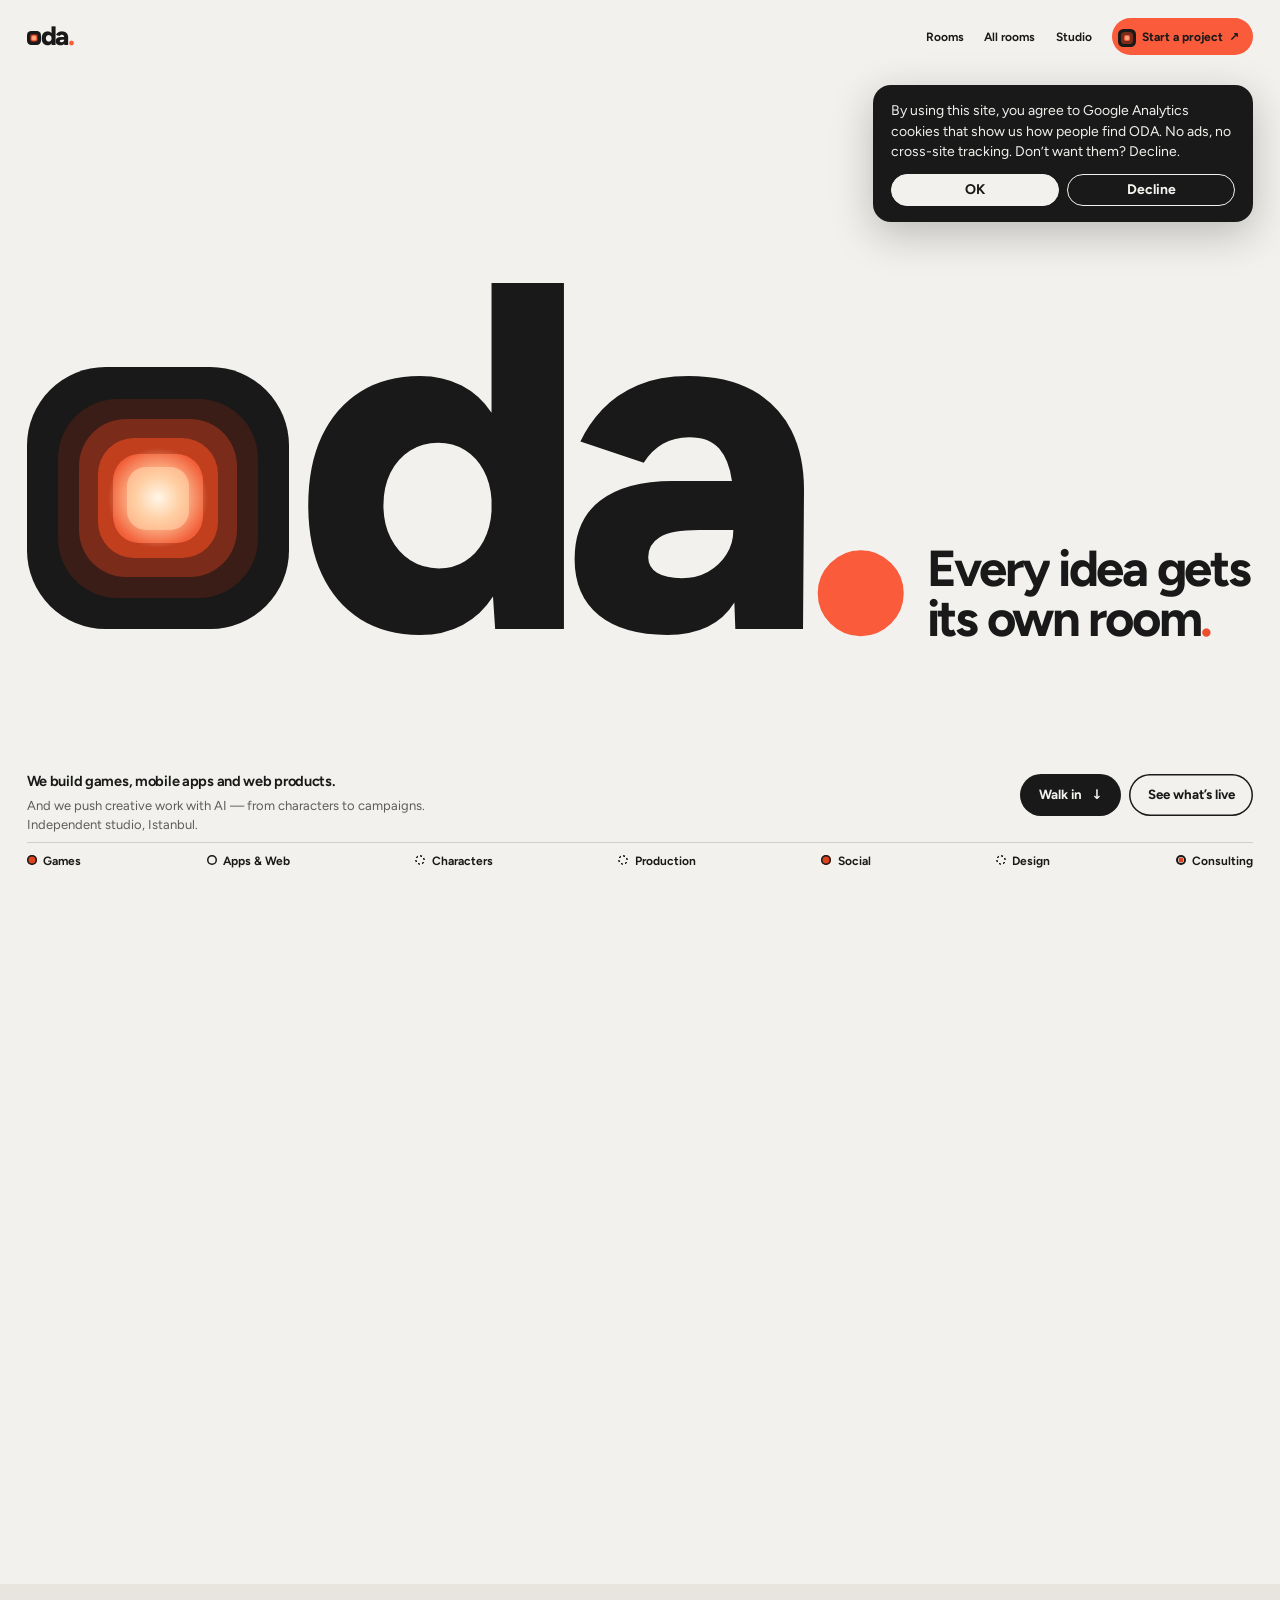
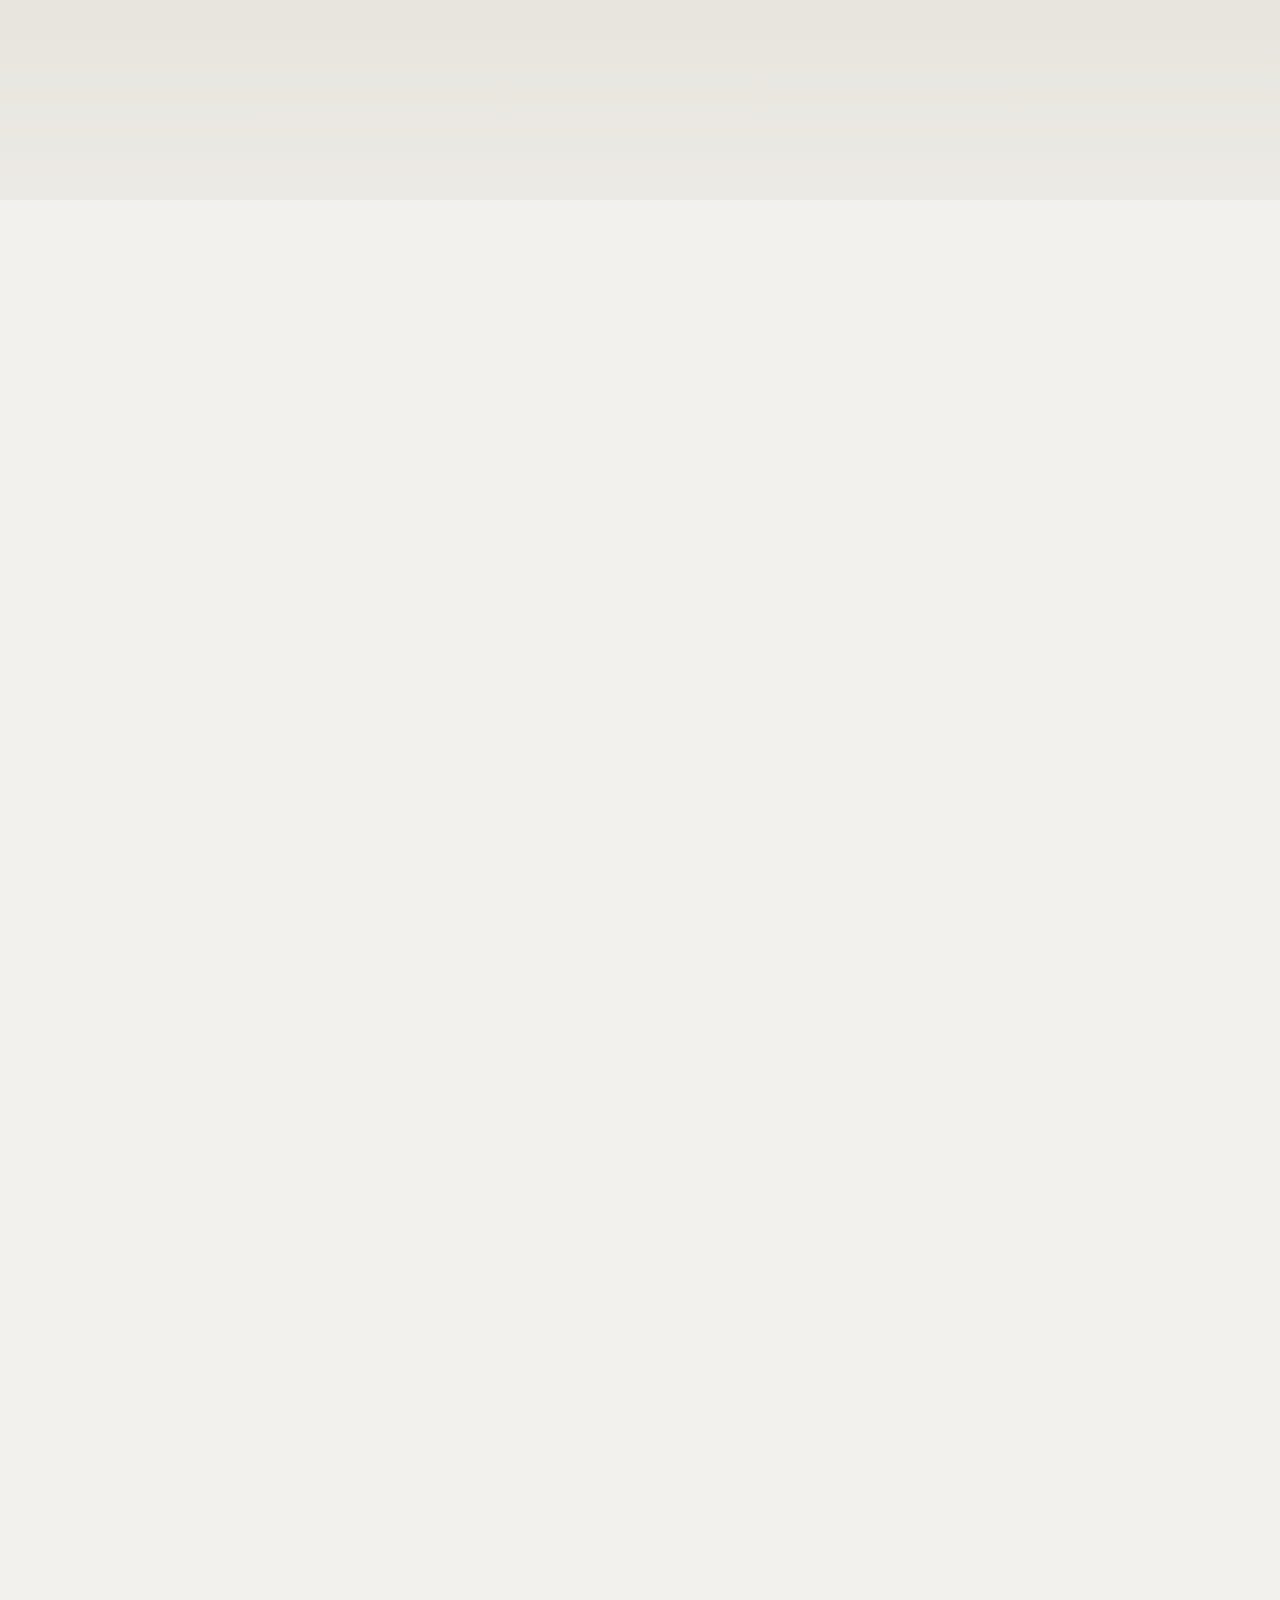
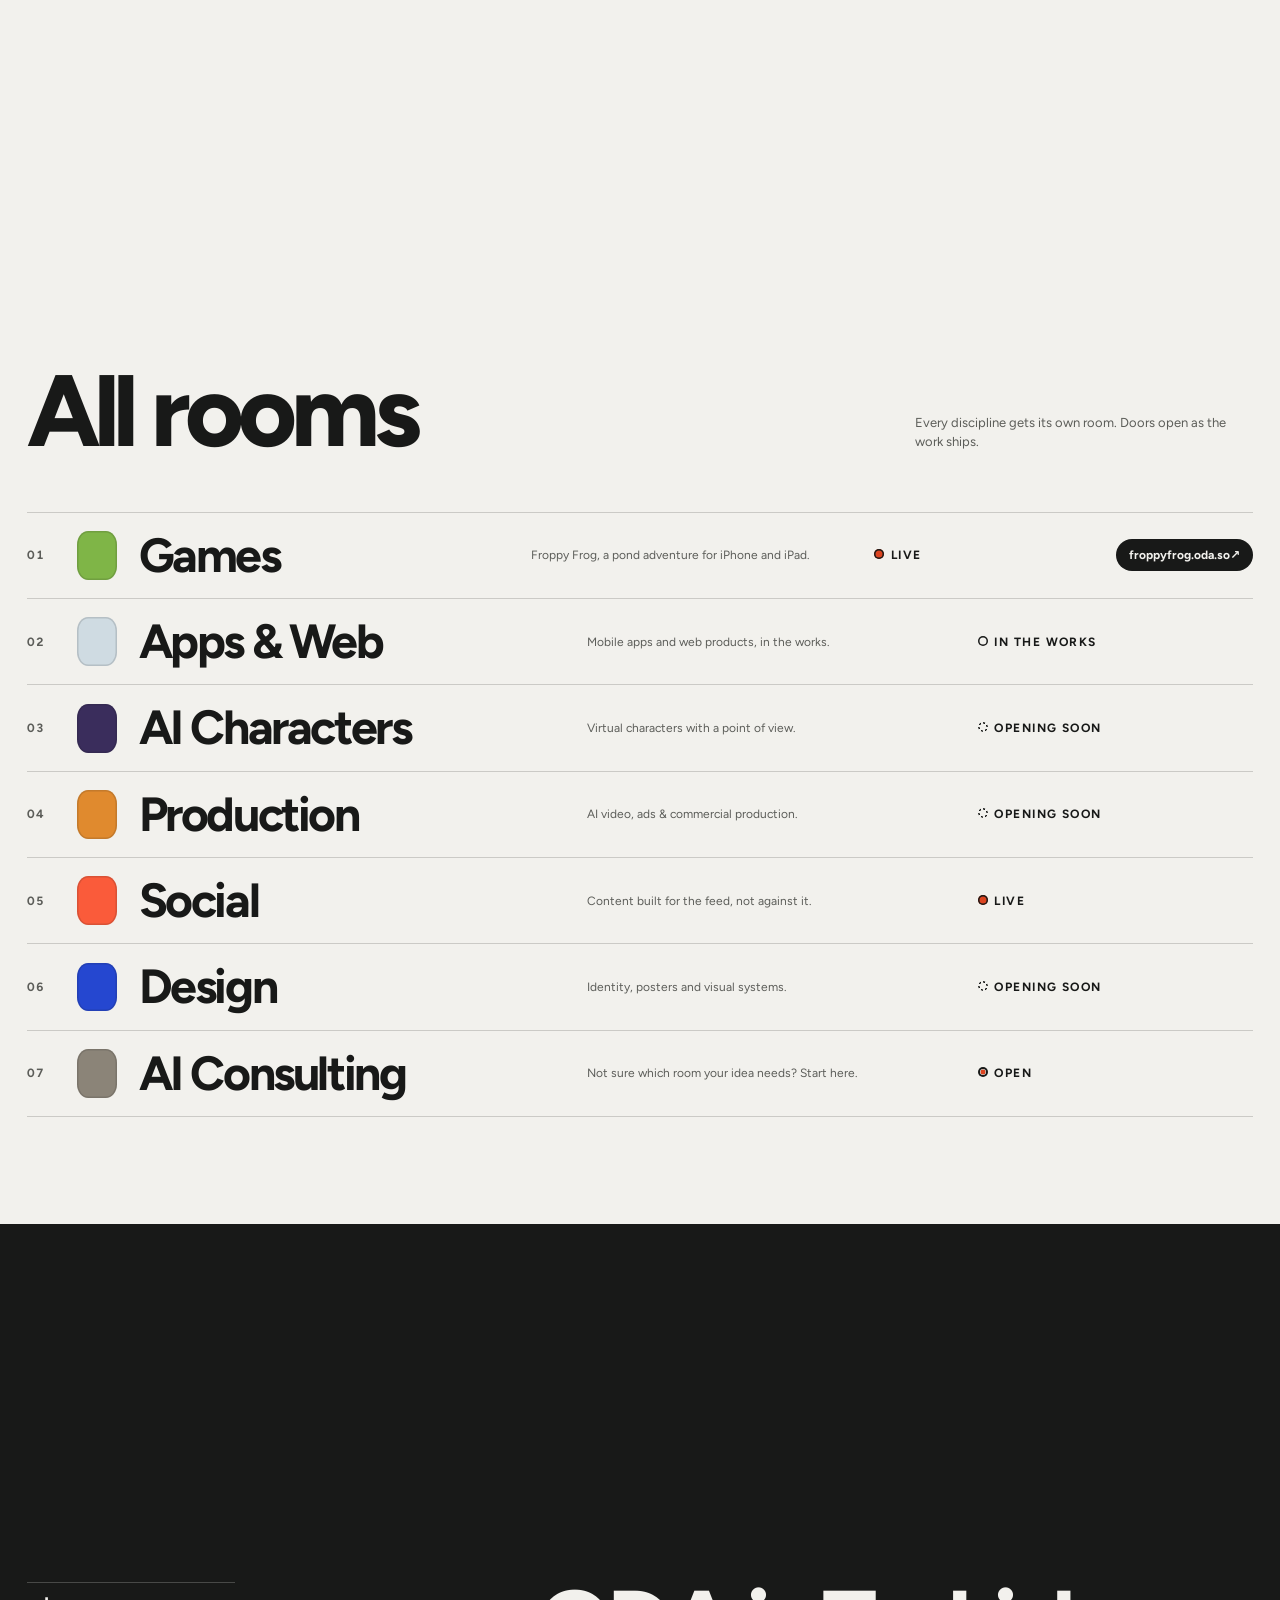
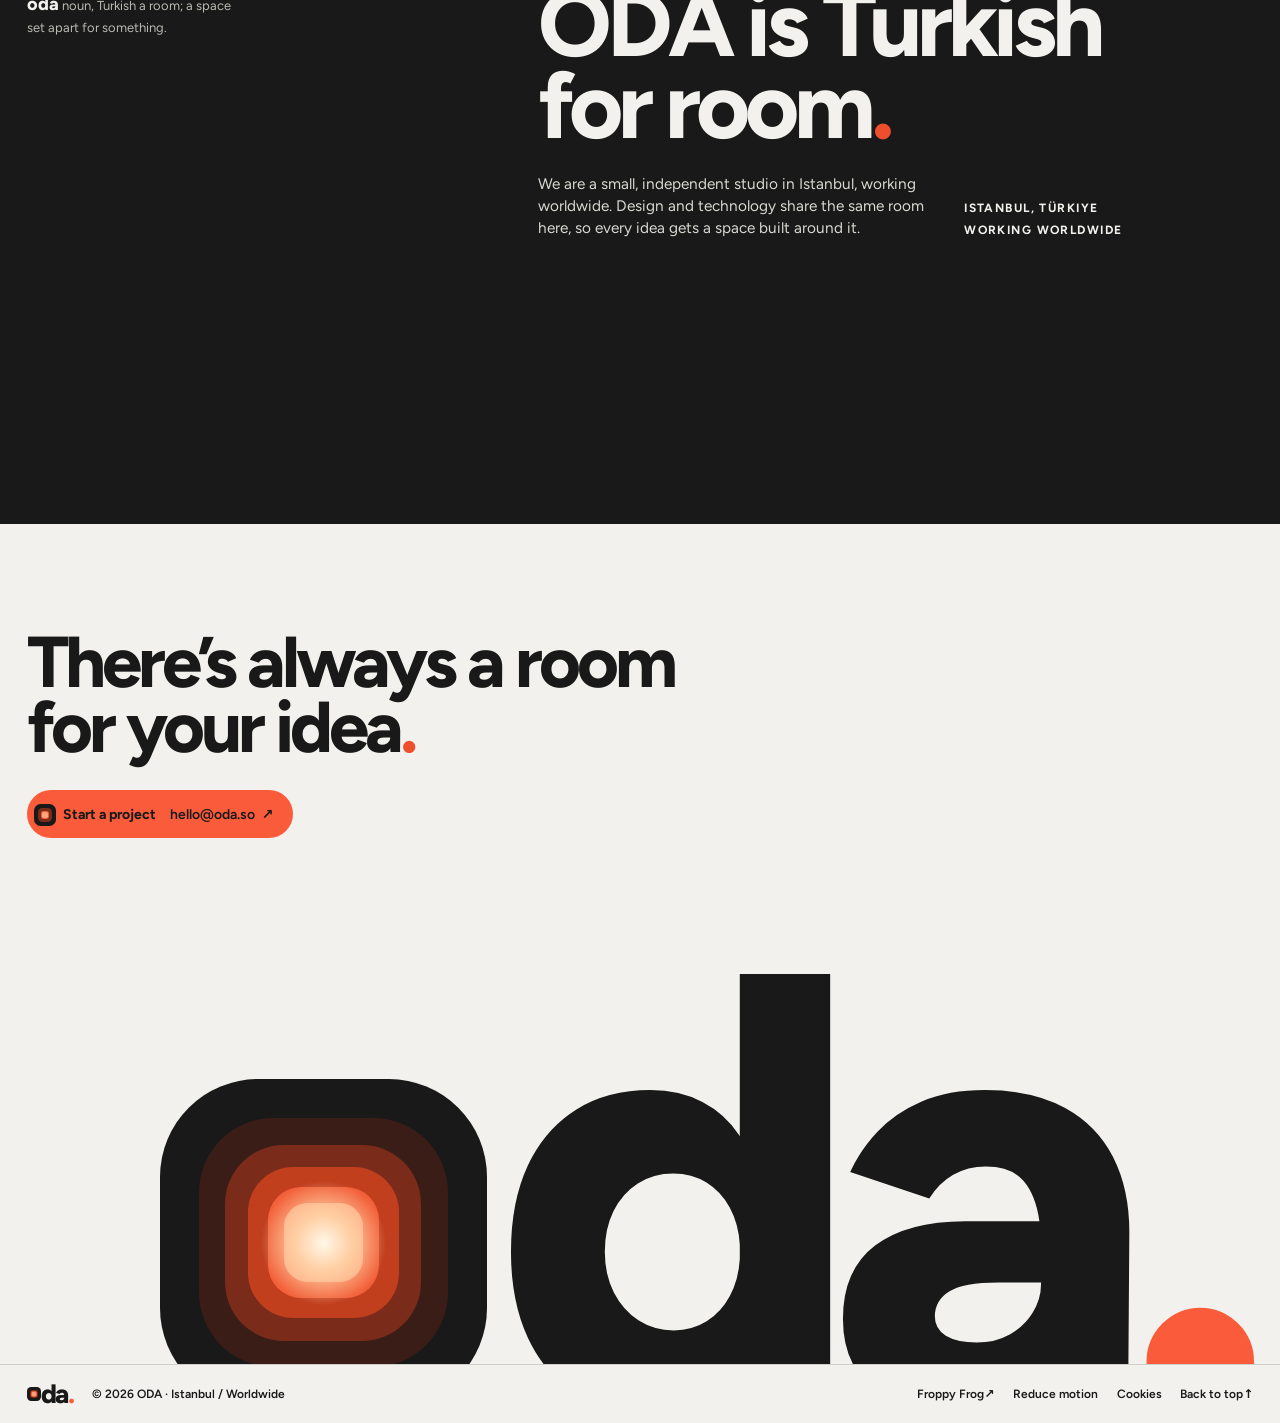
<file: index.html>
<!doctype html>
<html lang="en">
  <head>
    <meta charset="utf-8" />
    <meta name="viewport" content="width=device-width, initial-scale=1, viewport-fit=cover" />
    <script>window.dataLayer=window.dataLayer||[];function gtag(){dataLayer.push(arguments);}var odaC;try{odaC=localStorage.getItem('oda-consent')}catch(e){}if(odaC==='denied')window['ga-disable-G-FPZPVMTZCR']=true;gtag('consent','default',{ad_storage:'denied',ad_user_data:'denied',ad_personalization:'denied',analytics_storage:odaC==='denied'?'denied':'granted'});gtag('js',new Date());gtag('config','G-FPZPVMTZCR');</script>
    <script async src="https://www.googletagmanager.com/gtag/js?id=G-FPZPVMTZCR"></script>
    <title>ODA — Every idea gets its own room</title>
    <meta name="description" content="ODA is an independent studio in Istanbul building games, mobile apps and web products, and making creative work with AI." />
    <link rel="canonical" href="https://oda.so/" />
    <meta name="theme-color" content="#f2f1ed" />
    <meta property="og:type" content="website" />
    <meta property="og:site_name" content="ODA" />
    <meta property="og:title" content="ODA — Every idea gets its own room" />
    <meta property="og:description" content="ODA is an independent studio in Istanbul building games, mobile apps and web products, and making creative work with AI." />
    <meta property="og:url" content="https://oda.so/" />
    <link rel="icon" href="assets/oda-mark.svg" type="image/svg+xml" />
    <link rel="apple-touch-icon" href="assets/oda-mark-180.png" />
    <script>try{document.documentElement.className='js'+(localStorage.getItem('oda-rm')==='1'?' rmo':'')}catch(e){document.documentElement.className='js'}</script>
    <link rel="preload" href="assets/fonts/Figtree-Latin.woff2" as="font" type="font/woff2" crossorigin />
    <link rel="stylesheet" href="styles.css" />
    <script src="script.js" defer></script>
    <script type="application/ld+json">{"@context":"https://schema.org","@type":"Organization","name":"ODA","url":"https://oda.so/","logo":"https://oda.so/assets/oda-mark-180.png","address":{"@type":"PostalAddress","addressLocality":"Istanbul","addressCountry":"TR"}}</script>
  </head>
  <body>
    <a class="skip" href="#main">Skip to content</a>

    <!-- The doorway mark (.door-o) is the single brand component: header, hero, CTA, closing and footer. assets/oda-mark.svg is its favicon rendering. -->
    <header class="hdr">
      <a class="mark" href="#top" aria-label="ODA home"><span class="door-o sm" aria-hidden="true"><i></i><i></i><i></i><i></i><i></i><i></i><b></b></span><span aria-hidden="true">da<span class="dot">.</span></span></a>
      <nav class="hdr-nav" aria-label="Primary"><a href="#rooms">Rooms</a><a href="#index">All rooms</a><a href="#studio">Studio</a></nav>
      <a class="cta" href="mailto:hello@oda.so"><span class="door-o sm" aria-hidden="true"><i></i><i></i><i></i><i></i><i></i><i></i><b></b></span><span class="cta-l">Start<span class="cta-x"> a project</span></span><span class="cta-h" aria-hidden="true">hello@oda.so</span><span class="cta-a" aria-hidden="true">↗</span></a>
      <button class="burger" type="button" aria-expanded="false" aria-controls="menu" aria-label="Open menu"><i aria-hidden="true"></i><i aria-hidden="true"></i></button>
    </header>

    <!-- Directory views (menu, room navigator, hero strip, All rooms) are filled from the ROOM blocks by script.js. -->
    <div class="menu" id="menu" inert>
      <nav aria-label="Menu">
        <a class="cta cta-lg" href="mailto:hello@oda.so" data-fit><span class="door-o sm" aria-hidden="true"><i></i><i></i><i></i><i></i><i></i><i></i><b></b></span><span class="cta-l">Start a project</span><span class="cta-h" aria-hidden="true">hello@oda.so</span><span class="cta-a" aria-hidden="true">↗</span></a>
        <ol class="dir dir-menu" data-dir="menu" data-fit></ol>
        <p class="menu-links" data-fit><a href="#index">All rooms</a><a href="#studio">Studio</a></p>
      </nav>
    </div>
    <nav class="dock" aria-label="Rooms"><ol class="dir dir-dock" data-dir="dock"></ol></nav>

    <main id="main">
      <!-- S0 THRESHOLD -->
      <section class="hero" id="top" aria-labelledby="hero-h">
        <!-- Lockup: wordmark plus headline. The headline spans the coral dot's height and sits 0.3 dot diameters right of it; the lockup takes what the copy below leaves. -->
        <div class="lockup">
          <div class="hm-od" aria-hidden="true" data-fit><span class="door-o" aria-hidden="true"><i></i><i></i><i></i><i></i><i></i><i></i><b></b></span>d</div>
          <div class="hm-a" aria-hidden="true" data-fit>a<span class="dot">.</span></div>
          <h1 id="hero-h" data-fit><span class="ln"><span class="w"><span style="--k:0">Every</span></span> <span class="w"><span style="--k:1">idea</span></span> <span class="w"><span style="--k:2">gets</span></span></span> <span class="ln"><span class="w"><span style="--k:3">its</span></span> <span class="w"><span style="--k:4">own</span></span> <span class="w"><span style="--k:5">room</span><span class="c">.</span></span></span></h1>
        </div>
        <div class="hero-side">
          <div class="sub" data-fit><p class="sub-1">We build games, mobile apps and web products.</p><p class="sub-2">And we push creative work with AI — from characters to campaigns. <span>Independent studio, Istanbul.</span></p></div>
          <p class="ctas" data-fit><a class="btn btn-ink" href="#rooms">Walk in <span aria-hidden="true">↓</span></a><a class="btn btn-line" href="#room-games">See what’s live</a></p>
        </div>
        <nav class="strip" aria-label="Room directory" data-fit><ol class="dir dir-strip" data-dir="strip"></ol></nav>
      </section>

      <!-- S1 THE CORRIDOR -->
      <section class="corridor" id="rooms" aria-label="The rooms">
        <!-- Rest points: each room's dwell (lobby door .54 + room index + .18 segments); proximity snapping only. -->
        <i class="snap" style="--p:0.72"></i><i class="snap" style="--p:1.72"></i><i class="snap" style="--p:2.72"></i><i class="snap" style="--p:3.72"></i><i class="snap" style="--p:4.72"></i><i class="snap" style="--p:5.72"></i><i class="snap" style="--p:6.72"></i>
        <div class="stage">
          <div class="lobby" aria-hidden="true" data-theme="light"><div class="room-back"><div class="ly lobby-wall" data-d="1"><i></i></div></div></div>
          <i class="ref ref-lobby" aria-hidden="true"><b></b></i><i class="ref ref-aa aa" aria-hidden="true"><b></b></i>
          <!-- The door between rooms: script.js redraws these paths from scroll (frame, leaf, light), nothing is scaled. -->
          <svg class="portal" aria-hidden="true" focusable="false"><defs><linearGradient id="dh" x2="1"><stop offset="0" stop-color="#000" stop-opacity=".55"/><stop offset="1" stop-color="#000" stop-opacity=".12"/></linearGradient><linearGradient id="ds" x2="0" y2="1"><stop offset="0" stop-color="#ffd3a6" stop-opacity=".9"/><stop offset=".6" stop-color="#fa5b3a" stop-opacity=".2"/><stop offset="1" stop-color="#fa5b3a" stop-opacity="0"/></linearGradient><radialGradient id="dg" cy=".62" r=".6"><stop offset="0" stop-color="#fff7e8"/><stop offset=".45" stop-color="#ffb489"/><stop offset="1" stop-color="#fa5b3a" stop-opacity="0"/></radialGradient></defs><path class="fl"/><path class="sp"/><path class="gl"/><path class="jb" id="jb" fill-rule="evenodd"/><path class="lf"/><path class="sh"/><use href="#jb"/><path class="pn"/><path class="kn"/></svg>

          <!-- ═════════════════════════════════════════════════════════════════════
               ROOM BLOCKS. One <article data-room> per room, in corridor order.
               To add a room or open one: edit only its block.
               data-status   live | wip | soon | open   (badges, doors, directory dots; open = available now as a service)
               data-num / data-name / data-short / data-line   directory text
               data-href / data-href-label   optional live link (shown in the directory)
               data-theme    light | dark
               style         --bg       room background            --ink    headings and body text
                             --ink-2    secondary text (>=4.5:1)    --live   live-dot fill (>=3:1 on --bg)
                             --line     dividers and chip outlines  --door   door frame   --sw   directory swatch
                             --hdr-bg --hdr-ink   header backdrop and ink over this room
                             --nav-ink --nav-bg --nav-lv   room navigator ink, backdrop (hover tooltip, reduced-motion scrim) and live
                                        fill where the bottom-left differs from the header area (default: --hdr-ink, --hdr-bg, --live)
                             --nav-sc   navigator scrim opacity in --nav-bg where art passes under it (default 0)
                             --cta-bg --cta-ink   Start a project pill over this room
                             --cut      no-JS phone split between copy and art (default 48%)
                             --ax       art area start in 1920 units; the copy column ends one gap before it (default 960)
                             --as       art-only shift in 1920 units, copy column unchanged (default 0)
                             Status rings use the text colour, so every marker meets 3:1 wherever its text meets 4.5:1.
               Art lives in .aa boxes (the art area), copy in .room-copy (the copy area).
               A new room without its own art class still gets a lit, empty room.
               ═════════════════════════════════════════════════════════════════════ -->

          <!-- ROOM 01 · GAMES · Froppy Frog ─────────────────────────────────────── -->
          <article class="room r-games" id="room-games" data-room data-status="live" data-theme="light" data-num="01" data-name="Games" data-short="Games" data-line="Froppy Frog, a pond adventure for iPhone and iPad." data-href="https://froppyfrog.oda.so/" data-href-label="froppyfrog.oda.so" style="--bg:#c3d4cc;--ink:#0c2620;--ink-2:#0c2620;--live:#0c2620;--line:#173b3459;--door:#173b34;--sw:#7fb547;--hdr-bg:#8ea9a4;--hdr-ink:#0c2620;--nav-ink:#eef3ea;--nav-bg:#0c2620;--nav-lv:#c8f063;--nav-sc:.8;--cta-bg:#c8f063;--cta-ink:#0c2620;--cut:50%" aria-labelledby="games-h">
            <div class="room-back">
              <div class="ly g-world" data-d="1" data-py="1"><i class="g-sun"></i><svg class="g-hills" viewBox="0 0 1600 360" preserveAspectRatio="none" aria-hidden="true"><path fill="#9ab68b" d="M0 196C170 146 318 170 474 138C640 104 770 168 934 150C1112 130 1262 88 1424 118C1508 133 1566 146 1600 154V360H0Z" /><path fill="#749a6c" d="M0 256C164 214 306 246 466 222C646 194 786 246 964 230C1146 214 1304 186 1600 218V360H0Z" /></svg><i class="rip" style="--x:14%;--y:79%;--dl:-1s"></i><i class="rip" style="--x:48%;--y:74%;--dl:-2.4s"></i><i class="rip" style="--x:79%;--y:86%;--dl:-.4s"></i><i class="rip" style="--x:33%;--y:91%;--dl:-3.2s"></i><i class="pad" style="--x:4%;--y:78%;--w:9em"></i><i class="pad" style="--x:56%;--y:86%;--w:11em"></i><i class="pad" style="--x:88%;--y:80%;--w:8em"></i></div>
            </div>
            <div class="room-front">
              <div class="ly" data-d=".82" data-py="3" data-x="-30" data-y="12"><div class="aa"><div class="g-hop" data-ob data-fit><i class="pad"></i><img src="assets/work/froppy/hoppy-512.webp" srcset="assets/work/froppy/hoppy-320.webp 320w, assets/work/froppy/hoppy-512.webp 512w" sizes="(orientation: portrait) 46vw, 24vw" width="512" height="512" alt="Froppy, a green frog in a red bandana" decoding="async" /></div></div></div>
              <i class="g-rain" aria-hidden="true"></i>
              <div class="ly" data-d=".9" data-py="2" data-x="40"><div class="aa"><figure class="g-phone" data-ob data-fit><img src="assets/work/froppy/froppy-map-720.webp" srcset="assets/work/froppy/froppy-map-360.webp 360w, assets/work/froppy/froppy-map-720.webp 720w" sizes="(orientation: portrait) 40vw, 26vw" width="720" height="1566" alt="Froppy Frog adventure map: Level 222 on the Lotus Garden course" decoding="async" /><figcaption data-fit>Real in-game screen</figcaption></figure></div></div>
            </div>
            <div class="room-copy">
              <div class="tag" data-fit><span class="tag-n">01</span><h2 id="games-h" class="room-h">Games</h2><span class="badge"></span></div>
              <h3 class="g-title" data-fit>Froppy Frog</h3>
              <p class="lede" data-fit>A little frog. A very big dream.</p>
              <p data-fit>Hop across changing ponds on iPhone and iPad.</p>
              <p class="room-cta" data-fit><a class="btn btn-ink" href="https://froppyfrog.oda.so/" target="_blank" rel="noopener">Visit froppyfrog.oda.so <span aria-hidden="true">↗</span><span class="vh"> (opens in a new tab)</span></a></p>
            </div>
          </article>

          <!-- ROOM 02 · APPS & WEB · in the works ─────────────────────────────────────── -->
          <article class="room r-apps" id="room-apps" data-room data-status="wip" data-theme="light" data-num="02" data-name="Apps &amp; Web" data-short="Apps &amp; Web" data-line="Mobile apps and web products, in the works." style="--bg:#eceff0;--ink:#15202c;--ink-2:#15202c;--live:#dc4420;--line:#15202c40;--door:#15202c;--sw:#cfdbe2;--hdr-ink:#15202c;--cta-bg:#15202c;--cta-ink:#eceff0;--cut:46%" aria-labelledby="apps-h">
            <div class="room-back">
              <div class="ly a-paper" data-d="1"><i class="a-minor"></i><i class="a-major"></i></div>
            </div>
            <div class="room-front">
              <div class="ly" data-d=".92" data-py="2" data-x="34" aria-hidden="true"><div class="aa"><div class="a-slots" data-slots data-ob data-fit></div></div></div>
            </div>
            <div class="room-copy">
              <p class="tag" data-fit><span class="tag-n">02</span><span class="badge"></span></p>
              <h2 id="apps-h" class="room-h" data-fit>Apps &amp; Web</h2>
              <!-- The project count is this one value (data-apps); the drawn slots follow it. -->
              <p class="lede" data-fit><b class="apps-n" data-apps="3"></b> projects on the go. Names under wraps.</p>
              <p class="note" data-fit>Each one gets its own door when it is ready to open.</p>
            </div>
          </article>

          <!-- ROOM 03 · AI CHARACTERS · opening soon ────────────────────────────── -->
          <article class="room r-chars" id="room-characters" data-room data-status="soon" data-theme="dark" data-num="03" data-name="AI Characters" data-short="Characters" data-line="Virtual characters with a point of view." style="--bg:#151022;--ink:#ece7f7;--ink-2:#cfc6ea;--live:#b9a8f0;--line:#ece7f740;--door:#2c2244;--sw:#3a2d5c;--hdr-ink:#ece7f7;--cta-bg:#b9a8f0;--cta-ink:#151022;--cut:46%" aria-labelledby="chars-h">
            <div class="room-back">
              <div class="ly c-void" data-d="1"><i class="c-floor"></i></div>
            </div>
            <div class="room-front">
              <div class="ly" data-d=".92" data-py="2" data-x="36" aria-hidden="true"><div class="aa"><div class="c-frame" data-ob data-fit><i class="c-band" style="--i:0;--dx:-74"><b></b></i><i class="c-band" style="--i:1;--dx:52"><b></b></i><i class="c-band" style="--i:2;--dx:-36"><b></b></i><i class="c-band" style="--i:3;--dx:88"><b></b></i><i class="c-band" style="--i:4;--dx:-58"><b></b></i><i class="c-band" style="--i:5;--dx:30"><b></b></i><i class="c-band" style="--i:6;--dx:-90"><b></b></i><i class="c-band" style="--i:7;--dx:64"><b></b></i><i class="c-scan"></i></div></div></div>
            </div>
            <div class="room-copy">
              <p class="tag" data-fit><span class="tag-n">03</span><span class="badge"></span></p>
              <h2 id="chars-h" class="room-h" data-fit>AI Characters</h2>
              <p class="lede" data-fit>Virtual characters with a point of view.</p>
              <p class="note" data-fit>The portrait stays empty until the first character is ready to meet you.</p>
            </div>
          </article>

          <!-- ROOM 04 · PRODUCTION · opening soon ───────────────────────────────── -->
          <article class="room r-prod" id="room-production" data-room data-status="soon" data-theme="dark" data-num="04" data-name="Production" data-short="Production" data-line="AI video, ads &amp; commercial production." style="--as:30;--bg:#170d07;--ink:#f6e6d1;--ink-2:#ead2b4;--live:#f0a64a;--line:#f6e6d166;--door:#3b2414;--sw:#e08a2e;--hdr-ink:#f6e6d1;--cta-bg:#f0a64a;--cta-ink:#170d07;--cut:52%" aria-labelledby="prod-h">
            <div class="room-back">
              <div class="ly p-dark" data-d="1"><div class="aa"><div class="f-strip"><i></i><i></i><i></i><i></i><i></i><i></i></div></div></div>
            </div>
            <div class="room-front">
              <div class="ly" data-d=".9" data-py="2" data-x="30" aria-hidden="true"><div class="aa"><div class="p-slate" data-ob data-fit><i class="p-clap"></i><p><span>Prod.</span>ODA</p><p><span>Scene</span><b class="odo" data-odo="s"><i><b>0123456789</b></i><i><b>0123456789</b></i></b><span>Take</span><b class="odo" data-odo="t"><i><b>0123456789</b></i></b></p></div><div class="p-view" data-ob data-fit><i style="--sx:-1;--sy:-1;--r:0deg"></i><i style="--sx:1;--sy:-1;--r:90deg"></i><i style="--sx:1;--sy:1;--r:180deg"></i><i style="--sx:-1;--sy:1;--r:270deg"></i><b class="p-ar" data-ar>16:9</b></div><div class="p-time" data-ob data-fit><i class="p-trk"><b style="--l:4;--w:30"></b><b style="--l:38;--w:22"></b><b style="--l:64;--w:30"></b></i><i class="p-trk" style="--c:#7a3b1a"><b style="--l:14;--w:40"></b><b style="--l:58;--w:16"></b></i><i class="p-trk" style="--c:#f6e6d14d"><b style="--l:2;--w:58"></b><b style="--l:64;--w:34"></b></i><i class="p-head"></i></div></div></div>
              <i class="f-leak" aria-hidden="true"></i>
            </div>
            <div class="room-copy">
              <p class="tag" data-fit><span class="tag-n">04</span><span class="badge"></span></p>
              <h2 id="prod-h" class="room-h" data-fit>Production</h2>
              <p class="lede" data-fit>AI video, ads &amp; commercial production.</p>
              <p class="note" data-fit>From prompt to final cut — AI video, ads, commercial shoots and content at scale.</p>
              <ul class="caps" data-fit><li>AI video</li><li>Ad creative</li><li>Commercial film</li><li>Shoots</li><li>Key visuals</li><li>Content at scale</li></ul>
            </div>
          </article>

          <!-- ROOM 05 · SOCIAL · live ───────────────────────────────────── -->
          <article class="room r-social" id="room-social" data-room data-status="live" data-theme="light" data-num="05" data-name="Social" data-short="Social" data-line="Content built for the feed, not against it." style="--bg:#fa5b3a;--ink:#181918;--ink-2:#181918;--live:#fff;--line:#18191866;--door:#181918;--sw:#fa5b3a;--hdr-ink:#181918;--cta-bg:#181918;--cta-ink:#fff3ea;--cut:54%" aria-labelledby="social-h">
            <div class="room-back">
              <div class="ly s-ground" data-d="1"><i></i></div>
            </div>
            <div class="room-front">
              <div class="ly" data-d=".9" data-x="44" aria-hidden="true"><div class="aa s-feed" data-fit><div class="s-col" style="--r:1;--o:6" data-ob><i class="s-fr s-cream">hook</i><i class="s-fr s-ink">loop</i><i class="s-fr s-deep">story</i><i class="s-fr s-peach">hook</i></div><div class="s-col" style="--r:1.5;--o:-26" data-ob><i class="s-fr s-ink">story</i><i class="s-fr s-peach">hook</i><i class="s-fr s-cream">loop</i><i class="s-fr s-deep">story</i></div><div class="s-col" style="--r:.7;--o:16" data-ob><i class="s-fr s-deep">loop</i><i class="s-fr s-cream">story</i><i class="s-fr s-ink">hook</i><i class="s-fr s-peach">loop</i></div></div></div>
            </div>
            <div class="room-copy">
              <p class="tag" data-fit><span class="tag-n">05</span><span class="badge"></span></p>
              <h2 id="social-h" class="room-h" data-fit>Social</h2>
              <p class="lede" data-fit>Content built for the feed, not against it.</p>
              <p class="note" data-fit>We run channels end to end — concept, production, posting and growth.</p>
              <!-- Stats render from data-value only. An empty data-value renders nothing: add a verified number here, never an estimate. -->
              <div class="stats" data-fit>
                <div class="stat" data-stat="views-yalla" data-value="4000000" data-label="views" data-caption="on @yalla.mubarak"></div>
                <div class="stat" data-stat="accounts" data-value="" data-label="accounts managed"></div>
                <div class="stat" data-stat="followers" data-value="" data-label="followers across accounts"></div>
                <div class="stat" data-stat="views-total" data-value="" data-label="views across accounts"></div>
              </div>
            </div>
          </article>

          <!-- ROOM 06 · DESIGN · opening soon ───────────────────────────────────── -->
          <article class="room r-design" id="room-design" data-room data-status="soon" data-theme="light" data-num="06" data-name="Design" data-short="Design" data-line="Identity, posters and visual systems." style="--bg:#f1ece2;--ink:#191919;--ink-2:#191919;--live:#dc4420;--line:#19191940;--door:#191919;--sw:#2547d0;--hdr-ink:#191919;--cta-bg:#fa5b3a;--cta-ink:#181918;--cut:46%" aria-labelledby="design-h">
            <div class="room-back">
              <div class="ly d-paper" data-d="1"><div class="aa"><i class="reg"></i><i class="reg"></i><i class="reg"></i><i class="reg"></i></div></div>
            </div>
            <div class="room-front">
              <div class="ly" data-d=".9" data-py="2" data-x="30" aria-hidden="true"><div class="aa"><i class="d-circle"></i><span class="d-type" data-ob data-fit>Design</span><div class="d-sw" data-ob data-fit><i style="--c:#181918;--sx:-180;--sy:-120;--sr:-24"></i><i style="--c:#fa5b3a;--sx:60;--sy:-210;--sr:18"></i><i style="--c:#2547d0;--sx:210;--sy:-90;--sr:-12"></i><i style="--c:#f4c430;--sx:-240;--sy:40;--sr:30"></i><i style="--c:#fffdf8;--sx:20;--sy:30;--sr:-40"></i><i style="--c:#2e8b57;--sx:230;--sy:60;--sr:22"></i><i style="--c:#f2a7b5;--sx:-150;--sy:220;--sr:-16"></i><i style="--c:#8cc7e8;--sx:40;--sy:250;--sr:34"></i><i style="--c:#fa5b3a;--sx:190;--sy:200;--sr:-28"></i></div></div></div>
            </div>
            <div class="room-copy">
              <p class="tag" data-fit><span class="tag-n">06</span><span class="badge"></span></p>
              <h2 id="design-h" class="room-h" data-fit>Design</h2>
              <p class="lede" data-fit>Identity, posters and visual systems.</p>
              <p class="note" data-fit>The grid is set. The wall is waiting.</p>
            </div>
          </article>
          <!-- ROOM 07 · AI CONSULTING · open, available now as a service. The thinking room: loose notes resolve into a map of the other rooms. -->
          <article class="room r-cons" id="room-consulting" data-room data-status="open" data-theme="light" data-num="07" data-name="AI Consulting" data-short="Consulting" data-line="Not sure which room your idea needs? Start here." style="--ax:1300;--bg:#e8e3d8;--ink:#23211d;--ink-2:#45413a;--live:#dc4420;--line:#23211d45;--door:#23211d;--sw:#8b8478;--hdr-ink:#23211d;--cta-bg:#fa5b3a;--cta-ink:#181918;--cut:60%" aria-labelledby="cons-h">
            <div class="room-back">
              <div class="ly k-paper" data-d="1"></div>
            </div>
            <div class="room-front">
              <div class="ly" data-d=".9" data-py="2" data-x="30" aria-hidden="true"><div class="aa"><svg class="k-map" data-ob data-fit viewBox="24 22 584 394" aria-hidden="true"><g class="k-sk" fill="none" stroke="#6f695f" stroke-width="2.4" stroke-linecap="round" stroke-linejoin="round"><path pathLength="1" d="M142 176c30-36 98-36 124 6 24 40 0 92-56 100-52 8-96-22-94-66 1-30 24-52 54-60"/><path pathLength="1" d="M36 64c8-10 16 8 24-2s14-10 22 0 14 6 22-4 12-8 20 0 12 6 18-2"/><path pathLength="1" d="M36 94c10-8 16 6 26-2s14-8 22 0 14 4 22-4 10-4 16 2"/><path pathLength="1" d="M36 124c8-8 16 6 24-2s16-6 22 2"/><path pathLength="1" d="M222 66c-2-18 28-22 32-4 3 14-16 18-16 34m0 14v1"/><path pathLength="1" d="M276 250c34 6 64-10 92-40m-24 2 26-4-2 26"/><path pathLength="1" d="M58 336l18-14 14 16 16-16 14 16 16-16"/><path pathLength="1" d="M110 300c30 14 74 14 106-4"/></g><g class="k-st" fill="none" stroke="#23211d" stroke-width="2" stroke-linecap="round"><circle pathLength="1" cx="190" cy="220" r="46"/><path pathLength="1" d="M236 220C322 220 330 54 410 54"/><path pathLength="1" d="M236 220C322 220 330 120 410 120"/><path pathLength="1" d="M236 220C322 220 330 186 410 186"/><path pathLength="1" d="M236 220C322 220 330 252 410 252"/><path pathLength="1" d="M236 220C322 220 330 318 410 318"/><path pathLength="1" d="M236 220C322 220 330 384 410 384"/></g><text class="k-idea" x="190" y="227" text-anchor="middle">idea</text><g class="k-d" style="--k:1"><rect x="410" y="34" width="40" height="40" rx="12" fill="#23211d"/><rect x="420" y="44" width="20" height="20" rx="6" fill="#7fb547"/><text class="k-lb" x="464" y="60">01 Games</text></g><g class="k-d" style="--k:2"><rect x="410" y="100" width="40" height="40" rx="12" fill="#23211d"/><rect x="420" y="110" width="20" height="20" rx="6" fill="#9fb7c6"/><text class="k-lb" x="464" y="126">02 Apps &amp; Web</text></g><g class="k-d" style="--k:3"><rect x="410" y="166" width="40" height="40" rx="12" fill="#23211d"/><rect x="420" y="176" width="20" height="20" rx="6" fill="#9b87e0"/><text class="k-lb" x="464" y="192">03 AI Characters</text></g><g class="k-d" style="--k:4"><rect x="410" y="232" width="40" height="40" rx="12" fill="#23211d"/><rect x="420" y="242" width="20" height="20" rx="6" fill="#e08a2e"/><text class="k-lb" x="464" y="258">04 Production</text></g><g class="k-d" style="--k:5"><rect x="410" y="298" width="40" height="40" rx="12" fill="#23211d"/><rect x="420" y="308" width="20" height="20" rx="6" fill="#fa5b3a"/><text class="k-lb" x="464" y="324">05 Social</text></g><g class="k-d" style="--k:6"><rect x="410" y="364" width="40" height="40" rx="12" fill="#23211d"/><rect x="420" y="374" width="20" height="20" rx="6" fill="#2547d0"/><text class="k-lb" x="464" y="390">06 Design</text></g></svg></div></div>
            </div>
            <div class="room-copy">
              <p class="tag" data-fit><span class="tag-n">07</span><span class="badge"></span></p>
              <h2 id="cons-h" class="room-h" data-fit>AI Consulting</h2>
              <p class="lede" data-fit>Not sure which room your idea needs? Start here.</p>
              <p class="note" data-fit>We help teams find where AI actually fits — then design and build it with you.</p>
              <ul class="caps" data-fit><li>AI strategy</li><li>Use-case discovery</li><li>Tool &amp; model selection</li><li>Workflow automation</li><li>Prototypes &amp; pilots</li><li>Team training</li></ul>
              <p class="room-cta" data-fit><a class="cta" href="mailto:hello@oda.so"><span class="door-o sm" aria-hidden="true"><i></i><i></i><i></i><i></i><i></i><i></i><b></b></span><span class="cta-l">Book a conversation</span><span class="cta-a" aria-hidden="true">↗</span></a></p>
            </div>
          </article>
          <!-- END ROOM BLOCKS -->
        </div>
      </section>

      <!-- S2 DIRECTORY -->
      <section class="index" id="index" aria-labelledby="index-h">
        <div class="index-head"><h2 id="index-h" data-fit>All rooms</h2><p data-fit>Every discipline gets its own room. Doors open as the work ships.</p></div>
        <ol class="index-list" data-dir="index"></ol>
      </section>

      <!-- S3 STUDIO -->
      <section class="studio" id="studio" aria-labelledby="studio-h">
        <p class="studio-def" data-fit><span lang="tr">oda</span> <em>noun, Turkish</em> a room; a space set apart for something.</p>
        <h2 id="studio-h" data-fit>ODA is Turkish for room<span class="c">.</span></h2>
        <div class="studio-body">
          <p data-fit>We are a small, independent studio in Istanbul, working worldwide. Design and technology share the same room here, so every idea gets a space built around it.</p>
          <p class="studio-loc" data-fit><span>Istanbul, Türkiye</span><span>Working worldwide</span></p>
        </div>
      </section>

      <!-- S4 CLOSING -->
      <section class="closing" id="contact" aria-labelledby="closing-h">
        <h2 id="closing-h" data-fit><span>There’s always a room</span> <span>for your idea<span class="c">.</span></span></h2>
        <p class="closing-cta" data-fit><a class="cta cta-lg" href="mailto:hello@oda.so"><span class="door-o sm" aria-hidden="true"><i></i><i></i><i></i><i></i><i></i><i></i><b></b></span><span class="cta-l">Start a project</span><span class="cta-h" aria-hidden="true">hello@oda.so</span><span class="cta-a" aria-hidden="true">↗</span></a></p>
        <div class="closing-mark" aria-hidden="true"><span class="cm" data-fit><span class="door-o"><i></i><i></i><i></i><i></i><i></i><i></i><b></b></span>da<span class="dot">.</span></span></div>
      </section>
    </main>

    <footer class="foot">
      <div class="foot-l" data-fit><a class="mark" href="#top" aria-label="ODA home"><span class="door-o sm" aria-hidden="true"><i></i><i></i><i></i><i></i><i></i><i></i><b></b></span><span aria-hidden="true">da<span class="dot">.</span></span></a><span>© 2026 ODA · Istanbul / Worldwide</span></div>
      <div class="foot-r" data-fit><a href="https://froppyfrog.oda.so/" target="_blank" rel="noopener">Froppy Frog <span aria-hidden="true">↗</span><span class="vh"> (opens in a new tab)</span></a><button class="rm" type="button" aria-pressed="false" data-rm>Reduce motion</button><button class="rm" type="button" data-consent-open>Cookies</button><a href="#top">Back to top <span aria-hidden="true">↑</span></a></div>
    </footer>
      <section class="consent" role="region" aria-label="Cookie consent" data-consent hidden>
      <p>By using this site, you agree to Google Analytics cookies that show us how people find ODA. No ads, no cross-site tracking. Don’t want them? Decline.</p>
      <div class="consent-b"><button type="button" data-consent-set="granted">OK</button><button type="button" data-consent-set="denied">Decline</button></div>
    </section>
    <script>(function(){var b=document.querySelector('[data-consent]');if(!b)return;function g(){try{return localStorage.getItem('oda-consent')}catch(e){return null}}function set(v){try{localStorage.setItem('oda-consent',v)}catch(e){}var off=v==='denied';window['ga-disable-G-FPZPVMTZCR']=off;if(window.gtag)gtag('consent','update',{analytics_storage:v});if(off)document.cookie.split(';').forEach(function(c){var n=c.split('=')[0].trim();if(/^_ga/.test(n))['','.oda.so','oda.so'].forEach(function(d){document.cookie=n+'=;Max-Age=0;path=/'+(d?';domain='+d:'')})});b.hidden=true}if(!g())b.hidden=false;b.addEventListener('click',function(e){var t=e.target.closest('[data-consent-set]');if(t)set(t.getAttribute('data-consent-set'))});var o=document.querySelector('[data-consent-open]');if(o)o.addEventListener('click',function(){b.hidden=false;var f=b.querySelector('button');if(f)f.focus()})})();</script>
  </body>
</html>
</file>
<file: styles.css>
/* ODA house of rooms. Master 1920x1080: x scales with --ux, y with --uy, type/art with --u (1rem = 16 master px, up to 1.13x --uy from 600px tall). Portrait phones: the only layout switch. Room tokens: index.html. */
@font-face{font-family:Figtree;src:url(assets/fonts/Figtree-Latin.woff2) format("woff2");font-weight:300 900;font-display:swap}
@font-face{font-family:"Bagel Fat One";src:url(assets/fonts/BagelFatOne-Latin.woff2) format("woff2");font-display:swap}
:root{--ink:#181918;--paper:#f2f1ed;--coral:#fa5b3a;--muted:#5c5d59;--live:#dc4420;--focus:#c93a1a;--z:cubic-bezier(.22,1,.36,1);--ux:calc(var(--vw,100vw)/1920);--uy:calc(100svh/1080);--u:min(var(--ux),max(var(--uy),min(var(--uy)*1.13,var(--uy)*1.78 - .3611px)));--g:clamp(16px,var(--ux)*40,64px);--hd:max(48px,var(--uy)*88);--hf:max(16px,var(--uy)*48);--ih:max(var(--hit),3.25rem);--fg:max(5px,1.1rem);--tt:max(var(--hd) + var(--hf) + var(--ih) + var(--fg) + .77rem + 2px,var(--uy)*300);--off:calc(8.2rem + var(--ux)*96);--nh:24px;--gap:max(24px,var(--ux)*40);--bot:0px;--hit:32px;--h-ink:#181918;--h-bg:#f2f1ed;--h-acc:#fa5b3a;--h-acc-ink:#181918;--h-lv:#dc4420;font-size:calc(var(--u)*16);line-height:1.5;color:var(--ink);background:var(--paper);font-family:Figtree,system-ui,sans-serif;font-synthesis:none;-webkit-text-size-adjust:100%}
@media (pointer:coarse){:root{--hit:44px}}
*,*:before,*:after{box-sizing:border-box}
body{margin:0;background:var(--paper);overflow-x:hidden;overflow-x:clip;font-size:max(13px,1.125rem)}
img{display:block;max-width:100%;height:auto}
a{color:inherit;text-underline-offset:.22em}
button{font:inherit;color:inherit}
h1,h2,h3,p,ol,ul,figure{margin:0}
ol,ul{list-style:none;padding:0}
:focus-visible{outline:3px solid var(--focus);outline-offset:3px;border-radius:6px}
.vh{position:absolute!important;width:1px;height:1px;overflow:hidden;clip-path:inset(50%);white-space:nowrap}
span.dot{color:var(--coral)}.c{color:#ee4e2c}
.skip{position:fixed;z-index:99;left:12px;top:12px;padding:12px 16px;border-radius:12px;background:var(--ink);color:var(--paper);transform:translateY(-160%)}
.skip:focus{transform:none}
.door-o{position:relative;display:inline-block;width:.53em;height:.53em;margin:0 .012em -.012em 0;flex:none}
.door-o :is(i,b){position:absolute;inset:var(--in,0);border-radius:30%;background:var(--c,currentColor);transition:scale .35s var(--z)}
.door-o i+i{--in:12%;--c:#3a1d16;--f:1.06;--n:1}
.door-o i+i+i{--in:20%;--c:#7a2b1a;--f:1.12;--n:2}
.door-o i+i+i+i{--in:27%;--c:#c23f1e;--f:1.18;--n:3}
.door-o i+i+i+i+i{--in:33%;--c:#f2603a;--f:1.24;--n:4}
.door-o i+i+i+i+i+i{--in:38%;--c:#ffa47c;--f:1.3;--n:5}
.door-o b{--in:31%;background:radial-gradient(closest-side,#fff7e8,#ffd6aad9 45%,#ffaa7800)}
.sm{width:round(.53em,2px);height:round(.53em,2px)}
.sm :is(i,b){inset:round(var(--in,0px),1px)}
.sm :is(i:nth-child(2),i:nth-child(4),b){display:none}
.sm i:nth-child(3){--in:18.75%}.sm i:nth-child(5){--in:31.25%}.sm i:nth-child(6){--in:37.5%}
.mark{display:inline-flex;align-items:baseline;font-size:max(22px,2.5rem);font-weight:780;letter-spacing:-.06em;line-height:1;text-decoration:none;padding:6px 0}
.badge:before,[data-s]:before{content:"";width:max(10px,.75rem);aspect-ratio:1;border-radius:50%;display:inline-block;flex:none;box-shadow:inset 0 0 0 1.5px}
[data-status=live] .badge:before,[data-s=live]:before{background:var(--live)}
[data-status=soon] .badge:before,[data-s=soon]:before{box-shadow:none;background:repeating-conic-gradient(currentColor 0 32deg,#0000 0 60deg);mask:radial-gradient(closest-side,#0000 calc(100% - 1.8px),#000 calc(100% - 1.3px))}
[data-status=open] .badge:before,[data-s=open]:before{background:radial-gradient(closest-side,var(--live) 46%,#0000 54%);box-shadow:inset 0 0 0 2px}
.room[data-status=live] .badge:after{content:"Live"}.room[data-status=wip] .badge:after{content:"In the works"}.room[data-status=soon] .badge:after{content:"Opening soon"}.room[data-status=open] .badge:after{content:"Open"}
.tag,.plaque,.ix-st,.studio-loc,.dk,.g-phone figcaption,.lintel,.r-games .room-h{font-size:max(12px,.875rem);font-weight:700;letter-spacing:.12em;text-transform:uppercase}
.btn,.ix-ext,.plaque,.cta{display:inline-flex;align-items:center;border-radius:99px;font-weight:700;text-decoration:none;white-space:nowrap}
.btn{gap:.7em;min-height:max(var(--hit),4rem);padding:0 1.4em;font-size:max(13px,1.25rem);transition:transform .5s var(--z),background-color .5s,color .5s}
.btn-ink{background:var(--ink);color:var(--bg)}
.btn-line{box-shadow:inset 0 0 0 1.5px}
.cta{position:relative;gap:.5em;min-height:max(var(--hit),3.5rem);padding:3px 1.2em 3px .5em;background:var(--h-acc);color:var(--h-acc-ink);font-size:max(12px,1.0625rem);transition:translate .35s var(--z)}
.room .cta{background:var(--cta-bg);color:var(--cta-ink);font-size:max(13px,1.125rem)}
.cta .door-o{font-size:2.9em;margin:0 0 -.05em}
.cta-h{display:none}
.cta-a{transition:translate .35s var(--z)}
.cta:is(:hover,:focus-visible) .door-o :is(i,b),.cta:active .door-o :is(i,b){scale:var(--f,1)}
.cta:is(:hover,:focus-visible) .cta-a{translate:3px -3px}
.cta:active .door-o :is(i,b){transition-duration:.15s}
.cta-lg{font-size:max(14px,1.25rem);min-height:max(44px,4.5rem);padding-right:1.4em}
.cta-lg .cta-h{display:block;font-weight:600;margin-left:.5em}
@media (hover:hover) and (pointer:fine){.btn:hover{transform:translateY(-2px) rotate(-2deg)}.btn-line:hover{background:var(--ink);color:var(--paper)}}
.hdr{position:fixed;z-index:60;inset:0 0 auto;height:var(--hd);padding:0 var(--g);display:flex;align-items:center;gap:max(12px,1.9rem);color:var(--h-ink)}
.hdr:before{content:"";position:absolute;z-index:-1;inset:0 0 auto;height:calc(var(--hd) + max(115px,var(--hd)*1.1));background:linear-gradient(var(--h-bg) var(--hd),var(--h-a) 0 var(--h-cut),var(--h-b) 0);mask:linear-gradient(#000 33%,#000d 47%,#0009 60%,#0005 72%,#0002 86%,#0000);opacity:var(--h-scrim,0);transition:opacity .3s;pointer-events:none}.in-rooms .hdr:before{transition:none}.hdr-nav,.mark{text-shadow:0 0 2px var(--hh),0 0 2px var(--hh),0 0 7px var(--hh)}
.hdr .mark{margin-right:auto}
.hdr-nav{display:flex;gap:max(14px,1.9rem)}
.hdr-nav a{display:inline-flex;align-items:center;min-height:var(--hit);font-size:max(12px,1.0625rem);font-weight:650;text-decoration:none}

.burger,.menu{display:none}
.hero{--G:max(4svh,1.75rem);--y0:calc(var(--hd) + max(8px,var(--uy)*20));position:relative;height:100svh;padding:var(--y0) var(--g) calc(var(--uy)*24);display:grid;grid-template:"l" minmax(0,1fr) "s" auto "n" auto/minmax(0,1fr)}
/* lockup: F fills the gutters (K 2.482 F) or the height the copy leaves; baseline at 70svh when it fits. Dot (wght 760): -.0146F to .159F. Headline: cap .7 + line 1 = 1.7 font sizes = the dot */
.lockup{grid-area:l;container-type:size;display:grid;grid-template-columns:auto auto minmax(0,1fr);grid-template-areas:"o a h";align-content:end;align-items:last baseline;--F:min((var(--vw,100vw) - 2*var(--g))/2.482,100cqh/.7254)}
.lockup>*{font-size:var(--F);margin-bottom:max(0px,100cqh + var(--y0) - 70svh - var(--F)*.0154)}
.hm-od,.hm-a{display:flex;align-items:baseline;font-weight:760;letter-spacing:-.06em;line-height:.72;white-space:nowrap}
.hm-od{grid-area:o}.hm-a{grid-area:a}
.hero h1{grid-area:h;position:relative;top:calc(var(--F)*.0146);padding-left:calc(var(--F)*.0641);font-size:calc(var(--F)*.10235);font-weight:720;line-height:1;letter-spacing:-.045em}.ln{display:block;white-space:nowrap}
.hero-side{grid-area:s;display:flex;align-items:center;justify-content:space-between;gap:1rem 2.5rem;padding:var(--G) 0 1.5rem;--s:.2}
.sub-1{font-size:max(14px,1.365rem);font-weight:650;line-height:1.2;letter-spacing:-.02em}
.sub-2{max-width:max(46.2rem,33em);margin-top:.5em;font-size:max(13px,1.1rem);line-height:1.45;color:var(--muted)}.sub-2 span{display:inline-block}
.ctas{display:flex;gap:.75rem}
.hero h1,.hero-side,.strip{--o:clamp(0,calc(1 - (var(--hx,0) - var(--s,0))*1.8),1);opacity:var(--o);translate:0 calc(var(--o)*18px - 18px)}.strip{--s:.38;grid-area:n;align-self:end;font-size:max(12px,1rem);border-top:1.5px solid #18191829}
.dir-strip{display:flex;justify-content:space-between;column-gap:1rem}
.dir-strip a{display:flex;align-items:center;gap:.55em;min-height:max(var(--hit),3.5rem);font-weight:650;text-decoration:none;white-space:nowrap}
.dir-strip .n{display:none}
.w{display:inline-block;white-space:nowrap;clip-path:inset(0);padding:.08em .03em .18em;margin:-.08em -.03em -.18em}
.js .w>*{display:inline-block;animation:rise .8s calc(.45s + var(--k,0)*60ms) var(--z) backwards}
.js .w .c{animation:drop .5s 1.15s var(--z) backwards}
.js .hero .door-o i{animation:plane .7s calc(var(--n,0)*50ms) var(--z) backwards}.js .hero .door-o i+i{animation:plane .7s calc(var(--n,0)*50ms) var(--z) backwards,drift 4.2s calc((5 - var(--n,0))*.15s) ease-in-out infinite alternate paused}
.js .hero :is(.hm-od,.hm-a){animation:settle .8s .15s var(--z) backwards}
.js :is(.sub>*,.ctas){animation:up .7s .7s var(--z) backwards}.js .sub-2{animation-delay:.78s}.js .ctas{animation-delay:.86s}
.js .dir-strip li{animation:up .5s calc(.95s + var(--i,0)*50ms) var(--z) backwards}
.hero .door-o b{animation:breathe 4.2s ease-in-out infinite alternate paused}
.door-o b,.g-rain,.g-rain:after,.rip,.f-leak{animation-play-state:paused}
.live.hero-on .hero .door-o :is(i,b),.live.cx .is-live :is(.g-rain,.rip,.f-leak),.live.cx .is-live .g-rain:after{animation-play-state:running}
@keyframes breathe{from{transform:scale(.86);opacity:.55}to{transform:scale(1.18);opacity:1;filter:saturate(1.35) hue-rotate(-6deg)}}
@keyframes plane{from{opacity:0;transform:scale(.55) rotate(-10deg)}}
@keyframes drift{from{scale:calc(1 - var(--n,0)*.009)}to{scale:calc(1 + var(--n,0)*.009)}}
@keyframes settle{from{transform:translateY(.05em)}}
@keyframes rise{from{transform:translateY(112%)}}
@keyframes drop{from{transform:translateY(-.5em);opacity:0}60%{transform:translateY(.06em);opacity:1}}
@keyframes up{from{transform:translateY(16px);opacity:0}}
.dock{position:fixed;z-index:55;left:calc(var(--g) + 4px - var(--nh)/2);bottom:calc(max(12px,var(--uy)*28) + 12px - var(--nh)/2);visibility:hidden;opacity:var(--rv,0);color:var(--n-ink);--live:var(--n-lv)}
.in-rooms .dock{visibility:visible}
.dock:before{content:"";position:absolute;z-index:-1;inset:-2px -6px;border-radius:99px;background:var(--n-bg);box-shadow:0 0 12px 8px var(--n-bg);opacity:var(--n-sc,0)}html:not(.cx) .dock:before{opacity:.9}
.dir-dock{position:relative;display:flex}
.dir-dock a{position:relative;display:flex;align-items:center;height:var(--nh);text-decoration:none;outline-color:currentColor}
.dir-dock .dot{display:grid;place-items:center;width:var(--nh);height:100%}.dir-dock [data-s]:before{width:8px}
.dir-dock [aria-current] .dot{background:radial-gradient(closest-side,#0000 80%,currentColor 84% 96%,#0000) 50%/18px 18px no-repeat}.dir-dock [aria-current] [data-s]:before{width:10px}
.dk{line-height:1.2;white-space:nowrap;pointer-events:none}.dir-dock [aria-current] .dk{padding:0 .5em 0 3px}
.dir-dock :not([aria-current])>a .dk{position:absolute;left:calc(var(--nh)/2 - 4px);bottom:calc(100% + 8px);padding:.3em .55em;border-radius:6px;background:var(--n-bg);opacity:0}
.dir-dock :not([aria-current])>a:is(:hover,:focus-visible) .dk{opacity:1;transition:opacity .2s}
@media (pointer:coarse){:root{--nh:44px}}
.lobby,.ref,.portal,.sign{display:none}
.room{position:relative;min-height:100svh;overflow:hidden;background:var(--paper);color:var(--ink);--focus:var(--ink);--fi:max(8px,1rem)}
.room>.room-back,.room>.room-front{clip-path:inset(var(--fi) var(--fi) 0 round 4rem 4rem 0 0)}
.room:before{content:"";position:absolute;z-index:4;inset:var(--fi) var(--fi) 0;border:max(4px,.5rem) solid var(--door);border-bottom:0;border-radius:4rem 4rem 0 0;pointer-events:none}
.room-back,.room-front,.ly{position:absolute;inset:0}
.room-front{z-index:2}
.aa{position:absolute;left:calc(var(--ux)*(var(--ax,960) + var(--as,0)) - var(--off));right:var(--g);top:calc(var(--hd) + var(--uy)*40);bottom:calc(var(--bot) + var(--uy)*40);container-type:size}
.room-copy{position:relative;z-index:3;width:calc(var(--ux)*var(--ax,960) - var(--gap) - var(--off));min-height:100svh;display:flex;flex-direction:column;align-items:flex-start;gap:var(--fg);padding:calc(var(--tt) - var(--co,.77rem)) 0 calc(var(--bot) + var(--uy)*32) var(--g);container-type:inline-size}
.room-copy>*{max-width:100%}.room-h,.g-title{white-space:nowrap}
.tag{display:flex;align-items:center;gap:.9rem;min-height:var(--ih);margin-top:calc(-1*(var(--ih) + var(--fg)))}
.r-games{--co:1.2rem}
.badge{display:inline-flex;align-items:center;gap:.5rem}
.room-h{font-size:min(7rem,100cqw/5.8);font-weight:760;line-height:.92;letter-spacing:-.055em;margin-top:calc(.72rem - .103em)}
.lede{max-width:25ch;font-size:max(14px,2rem);font-weight:620;line-height:1.18;letter-spacing:-.025em;text-wrap:balance}
.room-copy p:not([class]),.note{font-size:max(13px,1.25rem);color:var(--ink-2);max-width:30em;text-wrap:balance}
.corridor{position:relative;--seg:122svh}.cx .corridor{height:calc((var(--rooms,7) + .3)*var(--seg) + 100svh)}
.cx{scroll-snap-type:y proximity}.snap{display:none;position:absolute;top:calc(var(--p)*var(--seg));height:1px;scroll-snap-align:start}.cx .snap{display:block}
.cx .stage{position:sticky;top:0;height:100vh;height:100svh;overflow:hidden;background:var(--now,var(--paper))}
.cx :is(.room,.lobby){display:block;position:absolute;inset:0;min-height:0;contain:layout paint;background:none;pointer-events:none}
.cx .room:before{display:none}
.cx .room>*{clip-path:none}
.cx .room-copy{position:absolute;inset:0 auto 0 0;min-height:0}
.cx :is(.is-host,.is-guest){background:var(--bg)}.cx .is-guest{z-index:2}
.cx .room:not(.is-host):not(.is-guest) :is(.room-back,.room-front){visibility:hidden}
.cx .room:not(.is-host):not(.is-guest) .room-copy{opacity:0}
.cx .room *{pointer-events:none}.cx .room.is-cur .room-copy a{pointer-events:auto}
.cx :is(.is-host,.is-guest) .ly{will-change:transform}
.ly{transform-origin:var(--ox,50%) var(--oy,50%)}
.cx .ref{display:block;visibility:hidden;pointer-events:none}
.ref b{position:absolute;left:50%;bottom:6%;height:min(72cqh,71cqw);aspect-ratio:1/2.1;translate:-50%}
.ref-lobby{position:absolute;inset:0;container-type:size}.ref-lobby b{bottom:24%;height:min(52cqh,68cqw)}
.cx :is(.portal,.sign){display:block;position:absolute;left:0;top:0;opacity:0;pointer-events:none}
.cx .portal{width:100%;height:100%;z-index:3;overflow:visible}
.portal{fill:var(--pd)}.portal .lf{fill:var(--lf)}.portal .sh{fill:url(#dh)}.portal .sp{fill:url(#ds)}.portal .gl{fill:url(#dg)}.portal .kn{fill:#181918b3}
.portal :is(.pn,.fl){fill:none;stroke:#0000002e;stroke-width:1.5}.portal .fl{stroke:var(--pd)}
.cx .sign{z-index:4;display:flex;flex-direction:column;align-items:center;gap:.5rem;color:var(--pi)}
.lintel{letter-spacing:.16em;white-space:pre}
.lintel i{font-style:normal;opacity:0}.lintel i.on{opacity:1}
.plaque{gap:.5rem;padding:.4em .9em .4em .75em;background:var(--pb);box-shadow:inset 0 0 0 1.5px}
.hero,.index,.closing,.lobby{--bg:#f2f1ed;--hdr-ink:#181918;--hdr-bg:#f2f1ed;--cta-bg:#fa5b3a;--cta-ink:#181918}
[data-ui=dark] .hdr{--focus:#ff8a66}
.lobby-wall{background:linear-gradient(var(--paper) 76%,#e6e4dd 76%,#eceae4)}
.g-world{background:linear-gradient(#8ea9a4,#a7bfb8 36%,#cddbd2 60%,#d7e3d9 64%)}
.g-world:before{content:"";position:absolute;inset:68% 0 0;background:linear-gradient(#5c8a74,#2b4f42 46%,#1b3a30)}
.g-sun{position:absolute;left:62%;top:15%;width:9rem;aspect-ratio:1;border-radius:50%;background:#eef0d9cc}
.g-hills{position:absolute;left:0;top:51%;width:100%;height:18%}
.rip{position:absolute;left:var(--x);top:var(--y);width:10rem;height:2.3rem;translate:-50% -50%;border:1.5px solid #e1f2e88c;border-radius:50%;animation:rip 4.2s linear infinite paused;animation-delay:var(--dl)}
@keyframes rip{from{transform:scale(.25);opacity:0}15%{opacity:.9}to{transform:scale(1.5);opacity:0}}
.pad{position:absolute;left:var(--x);top:var(--y);width:var(--w);aspect-ratio:2.7;border-radius:50%;background:radial-gradient(60% 70% at 46% 40%,#a6d36a,#6fae4a 62%,#4f8c3a);mask:conic-gradient(from 62deg,#0000 0 24deg,#000 0)}
.g-phone{position:absolute;right:3%;top:44%;height:min(84cqh,190cqw);aspect-ratio:720/1566;translate:0 -50%;rotate:4deg}
.g-phone img{width:100%;height:100%;object-fit:cover;border:max(4px,.6rem) solid #173b34;border-radius:max(16px,2.8rem);background:#173b34;box-shadow:0 2.4rem 4rem -1.6rem #102a238c}
.g-phone figcaption{position:absolute;right:0;top:100%;margin-top:.7em;padding:.3em .9em;border-radius:99px;background:#173b34;color:#eaf3ec;white-space:nowrap;rotate:-4deg}
.g-hop{position:absolute;left:0;bottom:0;width:min(48cqw,60cqh)}
.g-hop .pad{--x:0;--y:auto;--w:100%;top:auto;bottom:0}
.g-hop img{position:relative;width:84%;margin:0 auto 3%}
.g-rain{position:absolute;inset:-40% -20% 0;rotate:9deg;opacity:.3;background:url(assets/rain.svg) 0 0/15rem;animation:rain .55s linear infinite paused}
.g-rain:after{content:"";position:absolute;inset:0;opacity:.6;background:inherit;background-size:9.4rem;animation:rain .8s linear infinite paused;--y:9.4rem}
@keyframes rain{to{transform:translateY(var(--y,15rem))}}
.r-games .room-h{line-height:1;margin:0}
.g-title{font:400 min(7.4rem,100cqw/5.5)/.92 "Bagel Fat One",Figtree,sans-serif;letter-spacing:-.02em;margin:calc(1.13rem - .153em) 0 .2em}
.r-games .lede{font-weight:700}
.a-paper,.s-ground,.d-paper{background:var(--bg)}
.a-minor,.a-major{position:absolute;inset:0;background:linear-gradient(90deg,#15202c0e 1px,#0000 0) 0 0/.5rem .5rem,linear-gradient(#15202c0e 1px,#0000 0) 0 0/.5rem .5rem;clip-path:inset(0 calc(100% - var(--e,1)*100%) 0 0)}
.a-major{background-size:4rem 4rem;background-image:linear-gradient(90deg,#15202c21 1px,#0000 0),linear-gradient(#15202c21 1px,#0000 0);clip-path:inset(0 0 calc(100% - var(--e,1)*100%) 0)}
.a-slots{position:absolute;inset:0;display:flex;align-items:center;justify-content:center;gap:4cqw;color:#15202c}
.slot{--p:clamp(0,calc(var(--e,1)*1.9 - var(--k)*.3),1);position:relative;z-index:1;width:min(26.5cqw,46cqh);aspect-ratio:1;font-style:normal}
.slot-o,.slot-o:before,.slot-o:after{position:absolute;inset:0;border:1.5px solid;border-radius:30%;clip-path:inset(0 0 calc((1 - var(--p))*100%) 0)}
.slot-o:before,.slot-o:after{content:"";inset:16% 14% 12% 18%;border-radius:24%;border-style:dashed}
.slot-o:after{inset:32% 28% 24% 34%;border-style:solid;background:#15202c14}
.slot:last-child{width:min(34cqw,59cqh);aspect-ratio:1.3}
.slot:last-child .slot-o{border-radius:7%}
.slot:last-child .slot-o:before{inset:16% 0 auto;height:0;border-width:1.5px 0 0;border-style:solid;border-radius:0}
.slot:last-child .slot-o:after{inset:6% auto auto 5%;width:16%;height:5%;border:0;background:radial-gradient(circle,#15202c 35%,#0000 40%) 0 0/33.3% 100%}
.slot-l{position:absolute;left:0;top:calc(100% + .6rem);font-size:max(11px,.9rem);font-weight:700;letter-spacing:.12em;text-transform:uppercase;white-space:nowrap}
.slot-x{position:absolute;left:0;top:calc(100% + max(26px,2.3rem));width:78%;height:.9em;border-radius:3px;background:#15202c;transform-origin:0;scale:var(--p) 1}
.slot-s{position:absolute;left:50%;top:50%;padding:.25em .6em;border:2px solid #c0341a;border-radius:6px;color:#c0341a;background:#eceff0;font-size:max(7px,min(.95rem,2.3cqw));font-weight:800;letter-spacing:.1em;text-transform:uppercase;white-space:nowrap;translate:-50% -50%;rotate:-12deg;opacity:calc(var(--p)*2 - 1)}
.apps-n:before{content:attr(data-apps)}
.c-void{background:radial-gradient(55% 70% at 70% 50%,#2b2046,#151022 72%)}
.c-floor{position:absolute;left:0;right:0;top:78%;height:1px;background:linear-gradient(90deg,#0000,#beb0ec66,#0000)}
.c-frame{position:absolute;left:50%;top:50%;width:min(58cqw,74cqh);aspect-ratio:4/5;translate:-50% -50%;border:1.5px solid #c4b6f099;border-radius:50% 50% 16px 16px/40% 40% 16px 16px;overflow:hidden;background:linear-gradient(#1f1733,#120d1d);--bust:url(assets/bust.svg)}
.c-band{position:absolute;inset:14% 12% 0;clip-path:inset(calc(var(--i)*12.5%) 0 calc((7 - var(--i))*12.5%) 0)}
.c-band b{position:absolute;inset:0;background:repeating-linear-gradient(#c8baf5 0 1.6px,#0000 1.6px 5.4px);mask:var(--bust) 50% 100%/contain no-repeat;transform:translateX(calc((1 - var(--res,1))*var(--dx)*1px));opacity:calc(.2 + var(--res,1)*.8)}
.c-scan{position:absolute;inset:0;background:linear-gradient(#0000 46%,#cec0ff24 49.6%,#ece5ff8c 50%,#0000 50.4%);transform:translateY(calc((var(--t,.5) - .5)*110%))}
.p-dark{background:radial-gradient(70% 60% at 70% 0,#4a2610,#170d07 62%)}
.f-strip{position:absolute;left:-8%;right:-8%;top:40%;height:26cqh;display:flex;gap:3%;padding:3.4cqh 2%;background:#2c190d;opacity:.75;rotate:-3deg;transform:translateX(calc(var(--t,.5)*-14cqw))}
.f-strip:before,.f-strip:after{content:"";position:absolute;left:0;right:0;top:1cqh;height:1.4cqh;background:repeating-linear-gradient(90deg,#0000 0 10px,#170d07 10px 22px)}
.f-strip:after{top:auto;bottom:1cqh}
.f-strip i{flex:1;border:1px solid #f6e6d140;border-radius:3px;background:linear-gradient(140deg,#3a2414,#22140b)}
.p-slate{position:absolute;left:0;top:0;width:min(46cqw,58cqh);aspect-ratio:1.4;padding:16% 5% 4%;display:grid;align-content:space-evenly;border-radius:6px;background:#1d120b;color:#f6e6d1;box-shadow:inset 0 0 0 1.5px #f6e6d150;font-weight:700;letter-spacing:.12em;text-transform:uppercase}
.p-slate p{display:flex;align-items:baseline;gap:.6em;font-size:max(9px,1.25cqw);border-top:1px solid #f6e6d133;padding-top:.4em}
.p-slate span{opacity:.8;margin-right:auto}
.p-clap{position:absolute;left:0;right:0;top:0;height:13%;border-radius:5px 5px 0 0;background:repeating-linear-gradient(120deg,#f6e6d1 0 9%,#1d120b 0 18%);transform-origin:4% 100%;rotate:calc((1 - var(--e,1))*-18deg)}
.odo{display:inline-flex;font-variant-numeric:tabular-nums;font-size:1.5em;color:#f0b265}
.odo i{display:block;height:1.2em;overflow:hidden;line-height:1.2em}
.odo b{display:block;width:.68em;word-break:break-all;white-space:normal;transform:translateY(calc(var(--d,0)*-1.2em))}
.p-view{position:absolute;right:0;top:0;width:min(46cqw,58cqh);aspect-ratio:1;display:grid;place-items:center;container-type:size}
.p-view i{position:absolute;left:50%;top:50%;width:14%;aspect-ratio:1;border:2px solid #f0b265;border-width:2px 0 0 2px;translate:-50% -50%;transform:translate(calc(var(--sx)*var(--aw,1)*43cqw),calc(var(--sy)*var(--ah,.56)*43cqw)) rotate(var(--r))}
.p-ar{color:#f0b265;font-size:max(11px,9cqw);font-weight:700;letter-spacing:.12em}
.p-time{position:absolute;left:0;right:0;bottom:0;height:min(24cqh,30cqw);display:grid;gap:8%;padding:3% 0;border-top:1px solid #f6e6d133}
.p-trk{position:relative;font-style:normal;border-radius:4px;background:#f6e6d10f}
.p-trk b{position:absolute;top:0;bottom:0;left:calc(var(--l)*1%);width:calc(var(--w)*1%);border-radius:4px;background:var(--c,#b8641f)}
.p-head{position:absolute;inset:0;transform:translateX(calc(var(--t,.5)*100%))}
.p-head:before{content:"";position:absolute;left:0;top:-6%;bottom:-6%;width:2px;background:var(--coral)}
.f-leak{position:absolute;top:-25%;bottom:-25%;left:0;width:70vw;background:radial-gradient(closest-side,#ff823273,#ff461e2e 55%,#0000);opacity:0;animation:leak 8s var(--z) infinite paused}
@keyframes leak{0%{transform:translateX(-75vw);opacity:0}35%{opacity:.8}75%{opacity:.55}100%{transform:translateX(110vw);opacity:0}}
.caps{display:flex;flex-wrap:wrap;gap:.4em .45em;margin-top:.2em;font-size:max(12px,.8rem);font-weight:600;color:var(--ink-2)}
.r-cons .caps{max-width:58em}.caps li{padding:.2em .7em;border-radius:99px;background:var(--bg,var(--paper));box-shadow:inset 0 0 0 1px var(--line,currentColor)}
.s-ground i{position:absolute;inset:0;background:radial-gradient(70% 90% at 75% 40%,#ffb49673,#0000 70%)}
.s-feed{display:flex;justify-content:center;gap:4cqw;overflow:hidden;mask:linear-gradient(#0000,#000 12%,#000 88%,#0000)}
.s-col{--cw:min(27cqw,26cqh);display:flex;flex-direction:column;gap:3cqh;width:var(--cw);transform:translateY(calc(var(--o)*1cqh + (.3 - var(--t,.5))*var(--r)*34cqh))}
.s-fr{display:grid;place-items:center;flex:none;aspect-ratio:9/16;border-radius:calc(var(--cw)*.1);font-style:normal;font-size:calc(var(--cw)*.24);font-weight:800;letter-spacing:-.05em}
.s-cream{background:#fff3ea;color:#181918}.s-ink{background:#181918;color:#ff8a66}.s-deep{background:#bd3417;color:#fff3ea}.s-peach{background:#ffb49e;color:#181918}
.s-fr:nth-child(2){font-weight:400;font-style:italic}
.stats{display:flex;flex-wrap:wrap;gap:.6em 2.4em;margin-top:.3em}
.stat:not([data-value]),.stat[data-value=""]{display:none}
.stat{display:grid;grid-template-columns:auto 1fr;align-items:baseline;column-gap:.35em}
.stat-n{font-size:7rem;font-weight:800;line-height:.9;letter-spacing:-.045em;font-variant-numeric:tabular-nums}
.stat-l{font-size:max(14px,1.75rem);font-weight:700}.stat-c{grid-column:1/-1;font-size:max(12px,1rem);font-weight:650;color:var(--ink-2)}
.reg{position:absolute;width:max(18px,1.9rem);aspect-ratio:1;border:1.5px solid var(--ink);border-radius:50%;rotate:calc(var(--t,.5)*90deg)}
.reg:before,.reg:after{content:"";position:absolute;background:var(--ink);left:50%;top:-30%;bottom:-30%;width:1.5px;translate:-50%}
.reg:after{rotate:90deg}
.reg:nth-child(2),.reg:nth-child(4){right:0}.reg:nth-child(n+3){bottom:0}
.d-circle{position:absolute;right:14%;top:4%;width:min(46cqw,60cqh);aspect-ratio:1;border-radius:50%;background:var(--coral);translate:0 calc((.5 - var(--t,.5))*6cqh)}
.d-type{position:absolute;right:max(40px,2.6rem);bottom:0;font-size:min(30cqh,22cqw);font-weight:900;line-height:.74;letter-spacing:-.06em;writing-mode:vertical-rl;rotate:180deg}
.d-sw{--s:min(13cqw,15cqh);position:absolute;left:10%;bottom:6%;display:grid;grid-template-columns:repeat(3,var(--s));gap:calc(var(--s)*.1)}
.d-sw i{aspect-ratio:1;background:var(--c);box-shadow:inset 0 0 0 1px #19191920;transform:translate(calc(var(--sx)*(1 - var(--e,1))*1px),calc(var(--sy)*(1 - var(--e,1))*1px)) rotate(calc(var(--sr)*(1 - var(--e,1))*1deg))}
.d-sw i:nth-child(5){border-radius:50%}
.k-paper{background:radial-gradient(#23211d26 1.2px,#0000 1.7px) 0 0/1.5rem 1.5rem var(--bg)}
.r-cons{--s:clamp(0,calc((var(--t,.6) - .04)*4.6),1)}
.k-map{position:absolute;inset:0;width:100%;height:100%;overflow:visible}
.k-st :is(path,circle){stroke-dasharray:1;stroke-dashoffset:calc(1 - var(--s))}
.k-sk{opacity:calc(1 - var(--s)*.62)}
.k-d{opacity:clamp(0,calc(var(--s)*7 - var(--k)),1)}
.k-map text{font-size:17px;font-weight:650;fill:#23211d}.k-map .k-idea{font-size:21px;font-weight:760}
@container (max-width:480px) or (max-height:330px){.k-lb{display:none}}
.index{position:relative;z-index:2;padding:calc(var(--hd) + var(--uy)*96) var(--g) calc(var(--uy)*128);background:var(--paper)}
.index-head{display:flex;flex-wrap:wrap;align-items:flex-end;justify-content:space-between;gap:1.25rem 2.5rem;margin-bottom:calc(var(--uy)*72)}
.index-head h2{font-size:9.5rem;font-weight:760;line-height:.82;letter-spacing:-.06em}
.index-head p{max-width:26em;font-size:max(13px,1.125rem);color:var(--muted)}
.index-list{border-top:1.5px solid #1819182e}
.ix{display:grid;grid-template-columns:minmax(0,1fr) auto;align-items:center;column-gap:1rem;border-bottom:1.5px solid #1819182e}
.ix-go{display:grid;grid-template-columns:3.5rem 4.5rem minmax(0,1.15fr) minmax(0,1fr) minmax(0,.7fr);align-items:center;column-gap:1.25rem;min-height:max(var(--hit),8rem);text-decoration:none}
.ix-n{font-size:max(12px,.875rem);font-weight:700;letter-spacing:.12em;font-variant-numeric:tabular-nums;color:var(--muted)}
.ix-sw{width:3.75rem;aspect-ratio:.82;border-radius:28%;background:var(--sw);box-shadow:inset 0 0 0 1.5px #18191824}
.ix-name{font-size:4.5rem;font-weight:720;line-height:.95;letter-spacing:-.05em}
.ix-line{font-size:max(12px,1.0625rem);color:var(--muted)}
.ix-st{display:inline-flex;align-items:center;gap:.6rem}
.ix-ext{justify-self:end;min-height:max(var(--hit),3rem);padding:0 1.1em;background:var(--ink);color:var(--paper);font-size:max(12px,.9375rem)}
.studio{--hdr-ink:#f2f1ed;--hdr-bg:#181918;--cta-bg:#fa5b3a;--cta-ink:#181918;--live:#fa5b3a;position:relative;z-index:2;min-height:100svh;display:grid;grid-template-columns:minmax(0,1fr) minmax(0,1.6fr);align-content:center;gap:2.5rem calc(var(--ux)*96);padding:calc(var(--hd) + var(--uy)*48) var(--g) calc(var(--uy)*48);background:var(--ink);color:var(--paper);--focus:#ff8a66}
.studio-def{grid-column:1;align-self:start;max-width:16em;padding-top:.75rem;border-top:1.5px solid #f2f1ed38;color:#b9b8b2}
.studio-def span{font-size:1.4em;font-weight:750;color:var(--paper)}
.studio h2{grid-column:2;font-size:8.75rem;font-weight:740;line-height:.88;letter-spacing:-.055em;text-wrap:balance}
.studio-body{grid-column:2;display:grid;grid-template-columns:minmax(0,1.4fr) minmax(0,1fr);gap:2rem}
.studio-body>p:first-child{font-size:max(13px,1.4375rem);line-height:1.45;color:#d9d8d2;max-width:30em}
.studio-loc{display:grid;gap:.4rem;align-content:end}
.closing{position:relative;z-index:2;min-height:calc(100svh - var(--fh,72px));display:flex;flex-direction:column;align-items:flex-start;padding:calc(var(--hd) + var(--uy)*40) var(--g) 0;background:var(--paper);overflow:hidden;overflow:clip}
.closing h2{font-size:6.75rem;font-weight:740;line-height:.9;letter-spacing:-.055em}.closing h2>span{display:block}
.closing-cta{margin-top:calc(var(--uy)*36)}
.closing-mark{flex:1 1 0;align-self:stretch;min-height:5rem;margin-top:calc(var(--uy)*24);container-type:size;display:flex;align-items:flex-end;justify-content:flex-end}
.cm{display:flex;align-items:baseline;font-size:min(51cqw,122cqh);font-weight:760;line-height:.8;letter-spacing:-.06em;white-space:nowrap;margin:0 .017em -.12em 0}
.foot{position:relative;z-index:2;display:flex;flex-wrap:wrap;align-items:center;justify-content:space-between;gap:0 2rem;padding:max(8px,var(--uy)*12) var(--g) calc(max(8px,var(--uy)*12) + env(safe-area-inset-bottom));border-top:1.5px solid #18191829;background:var(--paper);font-size:max(12px,.9rem);font-weight:600}
.foot-l,.foot-r{display:flex;flex-wrap:wrap;align-items:center;column-gap:max(16px,1.75rem)}
.foot a,.rm{display:inline-flex;align-items:center;min-height:var(--hit);text-decoration:none}
:is(.hdr-nav a,.foot a,.rm):is(:hover,:focus-visible){text-decoration:underline 1.5px}
.rm{border:0;background:none;padding:0;cursor:pointer;font-weight:inherit}
.rm[aria-pressed=true]:before{content:"✓ "}
@media (orientation:portrait) and (max-width:699px){
:root{--ux:calc(var(--vw,100vw)/390);--uy:var(--ux);--g:16px;--hd:max(52px,3.5rem);--hf:1.25rem;--gap:16px;--bot:72px;--hit:44px;--nh:44px}
.corridor{--seg:108svh}
.hdr-nav{display:none}.hdr{gap:10px}
.hdr .cta{padding-right:14px;font-size:14px;min-height:44px}.btn{font-size:15px;min-height:48px}.sub-2{font-size:max(13px,.836rem)}.hdr .cta-x{font-size:0}
.burger{display:block;position:relative;width:44px;height:44px;border:0;border-radius:50%;box-shadow:inset 0 0 0 1.5px;background:none;cursor:pointer}
.burger i{position:absolute;left:13px;right:13px;height:1.5px;background:currentColor;transition:transform .5s var(--z),top .5s var(--z)}
.burger i:first-child{top:17px}.burger i:last-child{top:25px}
.burger[aria-expanded=true] i{top:21px}.burger[aria-expanded=true] i:first-child{transform:rotate(45deg)}.burger[aria-expanded=true] i:last-child{transform:rotate(-45deg)}
.menu{display:block;position:fixed;z-index:58;inset:0;padding:calc(var(--hd) + 10px) var(--g) 16px;background:var(--ink);color:var(--paper);overflow:auto;opacity:0;visibility:hidden;transition:opacity .4s var(--z),visibility .4s;--focus:#ff8a66;--h-acc:var(--coral);--h-acc-ink:#181918;--live:#fa5b3a}
.menu-open .menu{opacity:1;visibility:visible;transition:opacity .4s var(--z)}
.menu-open .hdr{--h-ink:var(--paper);--h-scrim:0}
.menu .cta{margin-bottom:6px}
.dir-menu a{display:grid;grid-template-columns:2.6em 1fr auto;align-items:center;min-height:max(44px,5.4svh);border-bottom:1px solid #f2f1ed2e;font-size:clamp(20px,5.6vw,26px);font-weight:680;letter-spacing:-.04em;text-decoration:none}
.dir-menu .n{font-size:12px;letter-spacing:.1em;color:#ff8a66}
.menu-links{display:flex;gap:28px}.menu-links a{display:flex;align-items:center;min-height:44px;font-size:18px;font-weight:650;text-decoration:none}
.hero{grid-template:"o a" auto "h h" auto "s s" auto "n n" 1fr/auto minmax(0,1fr);align-items:end;padding-top:calc(var(--hd) + .75rem)}
.lockup{display:contents;--F:min((100vw - 2*var(--g))/1.8,(100svh - 470px)*1.25)}.lockup>*{margin:0}
.hero h1{top:0;padding:.35em 0 0;font-size:2.2rem}
.hero-side{flex-direction:column;align-items:flex-start;gap:.75rem;padding:var(--G) 0 .9rem}
.sub-1{font-size:max(14px,.897rem)}
.dir-strip{flex-wrap:wrap;justify-content:flex-start;column-gap:1rem}
.dir-strip a{min-height:44px;gap:.5em}
.aa{left:var(--g);top:calc(var(--cb,var(--cut,48%)) + .5rem);bottom:calc(var(--bot) + 12px)}.ref-aa{top:calc(var(--cbm,48%) + 4rem)}
.room-copy{width:100%;gap:max(6px,.6rem);padding:calc(var(--hd) + var(--hf)) var(--g) .75rem}.lede{max-width:none;font-size:max(15px,1.2rem)}
.tag{min-height:0;margin-top:0}
.room-h{font-size:2.9rem;margin:0}.g-title{font-size:3.3rem;margin:0 0 .2em}.r-games .room-h{font-size:12px}.room-copy p:not([class]),.note{font-size:max(13px,.95rem)}.stat-n{font-size:3.6rem}.stat-l{font-size:max(14px,1.1rem)}
.g-phone{right:2%;top:40%;height:min(70cqh,96cqw)}
.g-hop{width:min(34cqw,64cqh)}
.c-frame{width:min(66cqw,72cqh)}
.p-slate,.p-view{width:min(47cqw,52cqh)}.p-time{height:min(26cqh,40cqw)}.f-strip{top:44%}
.studio{grid-template-columns:1fr;gap:1.5rem;padding-top:calc(var(--hd) + 2rem)}.studio-def,.studio h2,.studio-body{grid-column:1}.studio-body{grid-template-columns:1fr;gap:1rem}.studio h2{font-size:3.4rem}
.index-head h2{font-size:4.2rem}.ix-go{grid-template-columns:2.4em minmax(0,1fr) auto;align-items:start;row-gap:6px;padding:14px 0;min-height:0}
.ix-n{padding-top:.5em}.ix-sw{grid-area:2/1;width:22px}.ix-line{grid-column:2/-1;font-size:14px}.ix-name{grid-column:2;font-size:2.2rem}.ix-st{grid-area:1/3;font-size:11px}
.ix{grid-template-columns:1fr}.ix-ext{justify-self:start;margin:0 0 14px 2.9em}
.closing h2{font-size:3rem;text-wrap:balance}.closing h2>span{display:inline}.closing-cta{margin-top:1.25rem}.cta-lg{font-size:15px}
.foot{flex-direction:column;align-items:flex-start}
.dock{bottom:env(safe-area-inset-bottom)}.dock:before{top:-16px}.dir-dock a{position:static}.dk{font-size:12px}.dir-dock [aria-current] .dot{background-size:14px 14px}
.dir-dock .dk,.dir-dock :not([aria-current])>a .dk{position:absolute;left:calc(var(--nh)/2 - 4px);bottom:calc(100% - 14px);padding:0;background:none}
.dir-dock:focus-within [aria-current] a:not(:focus-visible) .dk{opacity:0}
html:not(.js) .hdr-nav{display:flex;position:absolute;top:var(--hd);left:var(--g);right:var(--g);justify-content:space-between;gap:12px}
html:not(.js) .burger{display:none}
}
@media (max-width:359px){.cta-h{display:none}}
html:not(.js) .strip,html:not(.js) .index{display:none}
html:not(.js) .hdr{position:absolute}
.rmo .hero *{animation:none!important}
@media (prefers-reduced-motion:reduce){*,*:before,*:after{animation:none!important;transition-duration:.01ms!important;scroll-behavior:auto!important}.cta .door-o :is(i,b){scale:none!important}}
@media (prefers-reduced-motion:no-preference){html:not(.rmo){scroll-behavior:smooth}}
@media (min-width:700px),(orientation:landscape){.hero-side>.sub{translate:0 max(0px,calc(50% - max(var(--hit),4rem)/2))}}
@media (orientation:landscape) and (max-height:600px){.hero-side{padding-bottom:calc(1.5rem + 12px)}}
.consent{position:fixed;z-index:70;right:var(--g);top:calc(var(--hd) + 12px);max-width:min(380px,calc(100vw - 2*var(--g)));padding:16px 18px;border-radius:18px;background:var(--ink);color:var(--paper);font-size:14px;line-height:1.45;box-shadow:0 12px 40px #18191840}.consent[hidden]{display:none}.consent p{margin:0 0 12px}.consent-b{display:flex;gap:8px}.consent-b button{flex:1;min-height:var(--hit);border:1.5px solid var(--paper);border-radius:99px;background:none;color:var(--paper);font:inherit;font-weight:700;cursor:pointer}.consent-b button:first-child{background:var(--paper);color:var(--ink)}.consent-b button:focus-visible{outline:2px solid var(--coral);outline-offset:2px}@media (max-width:699px){.consent{left:var(--g);right:var(--g);top:auto;bottom:max(16px,env(safe-area-inset-bottom));max-width:none}}
[tabindex="-1"]:focus{outline:none}
@media (min-width:1000px) and (min-height:480px){#room-consulting{--ax:1120!important}}
</file>
